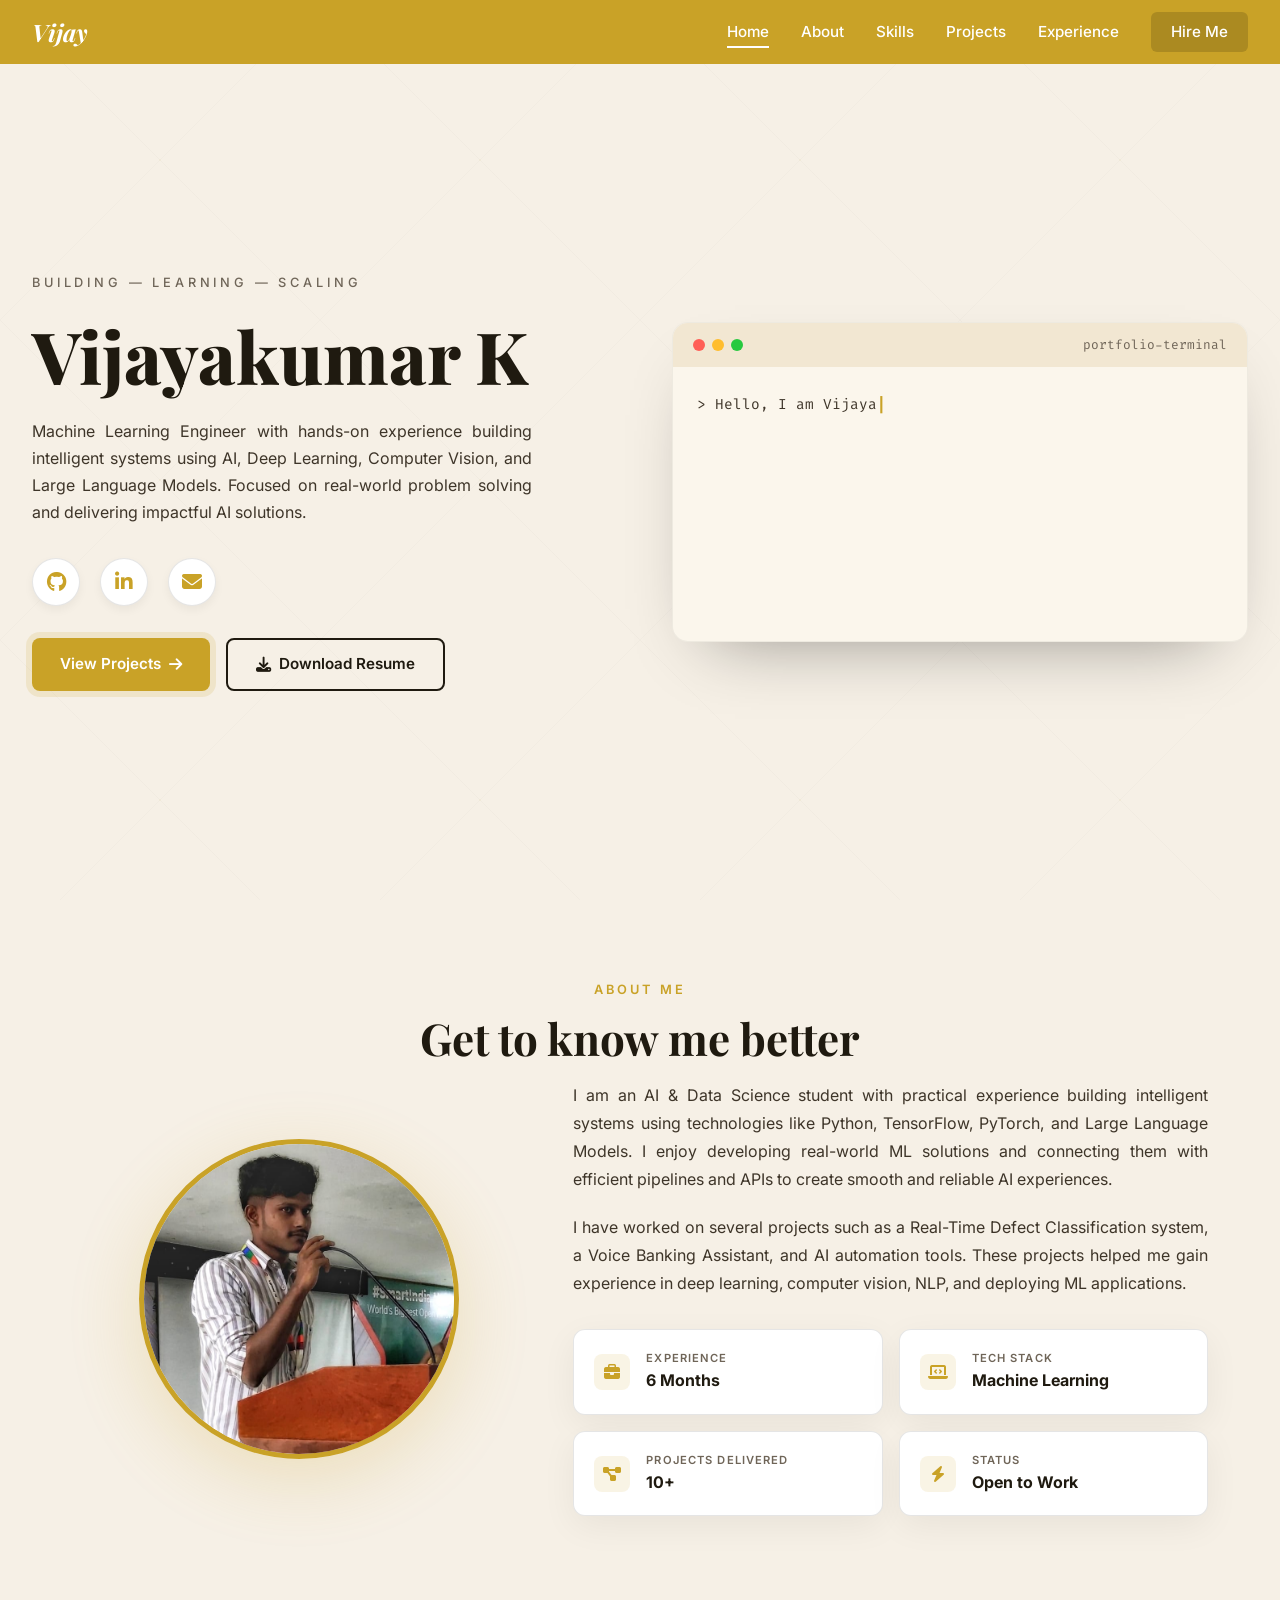
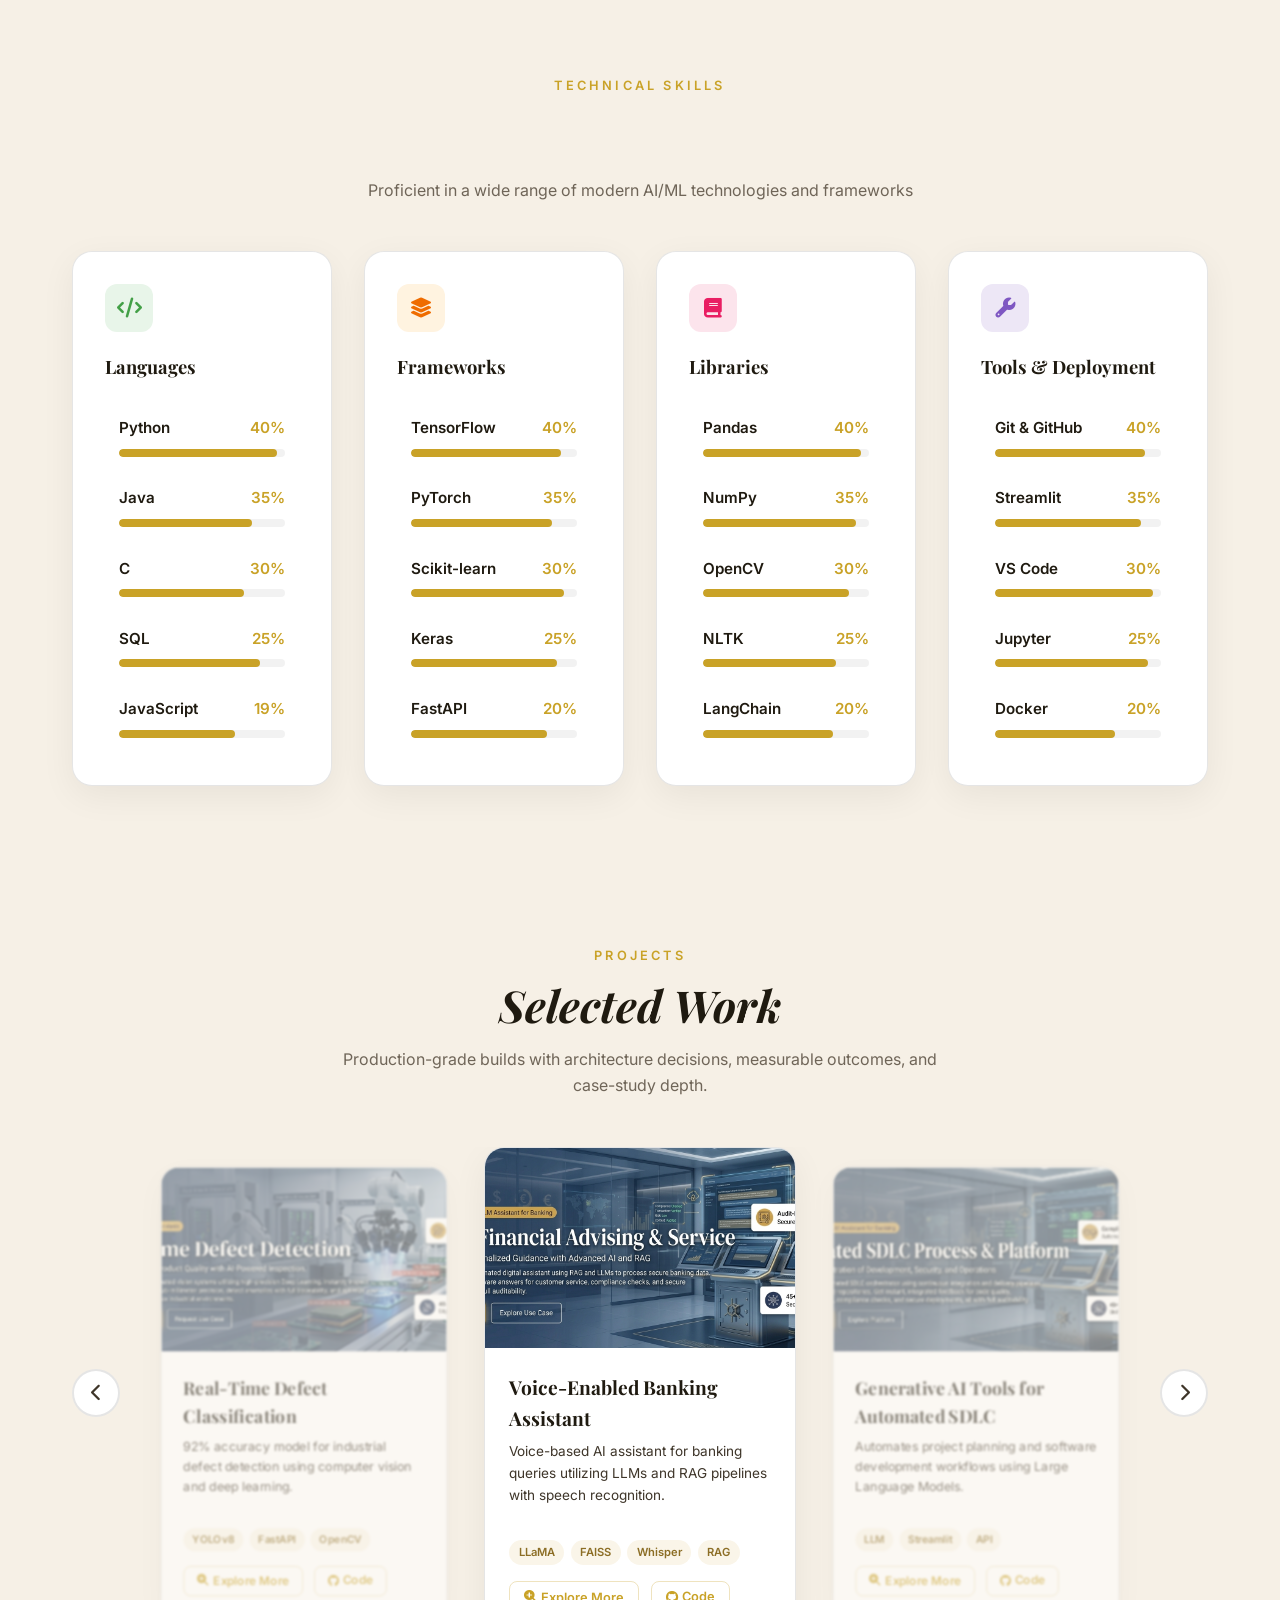
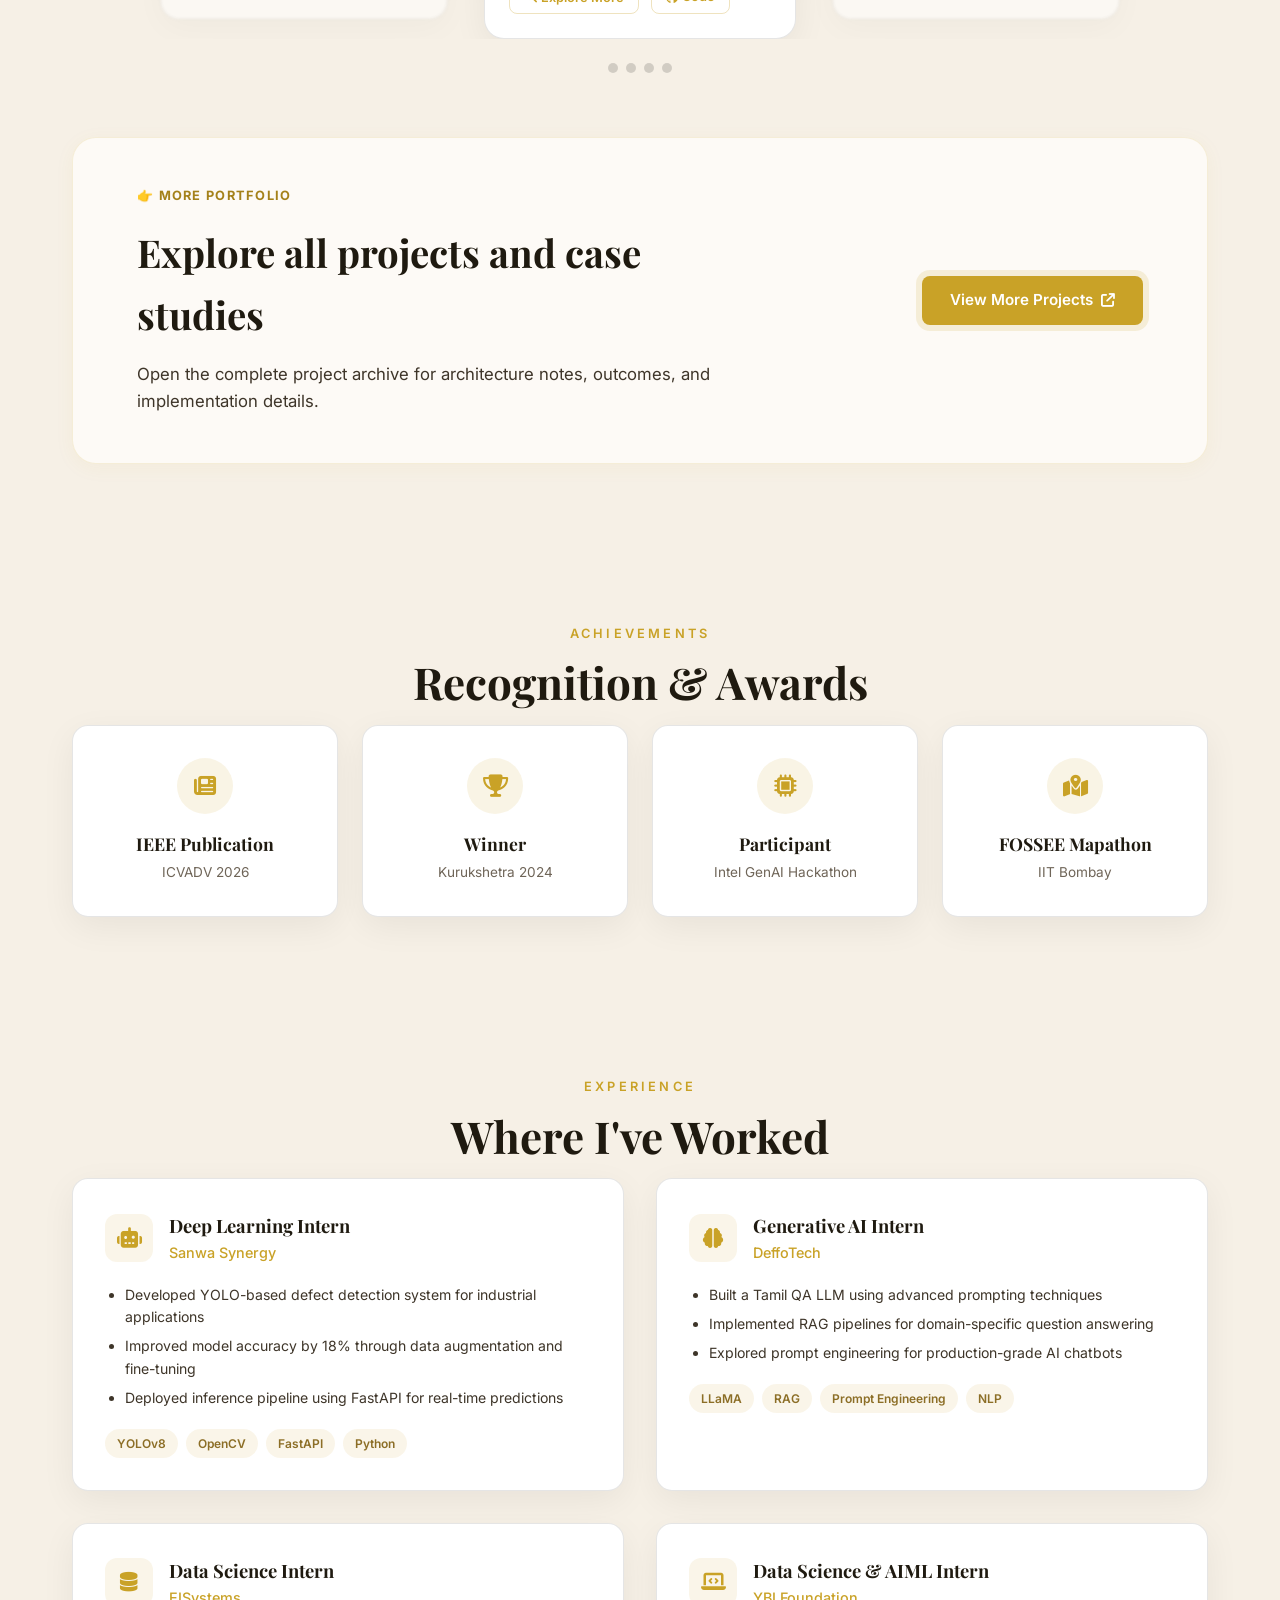
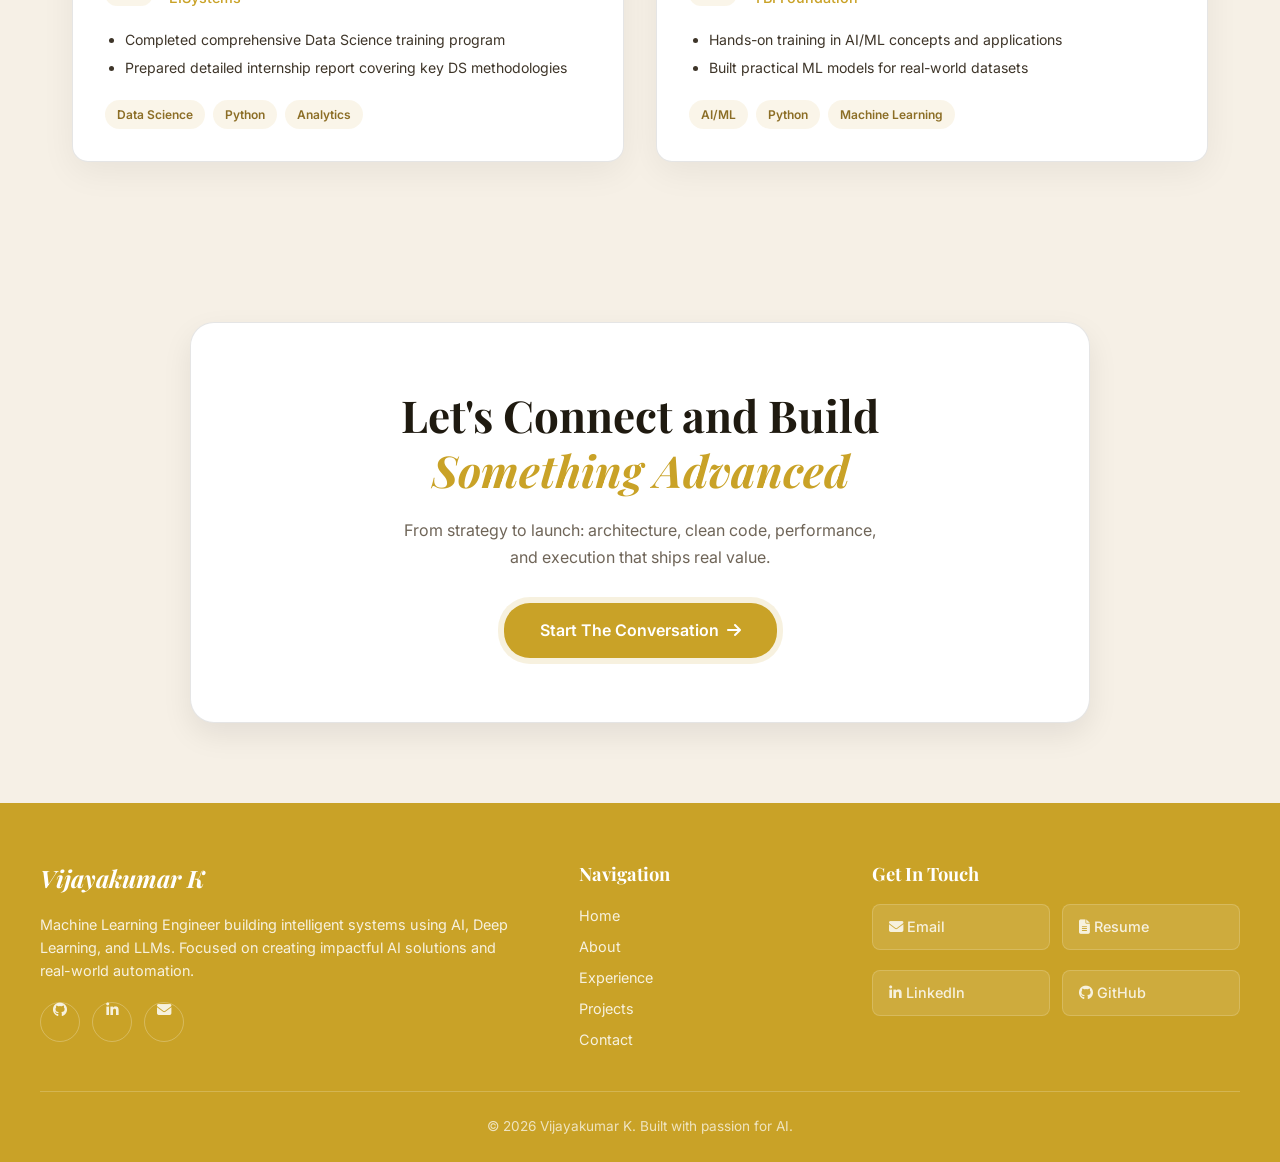
<file: index.html>
<!DOCTYPE html>
<html lang="en">

<head>
    <meta charset="UTF-8">
    <meta name="viewport" content="width=device-width, initial-scale=1.0">
    <title>Vijayakumar K</title>
    <meta name="description"
        content="Portfolio of Vijayakumar K, a Machine Learning Engineer specializing in Deep Learning, Computer Vision, and Generative AI.">
    <meta name="author" content="Vijayakumar K">
    <link rel="preconnect" href="https://fonts.googleapis.com">
    <link rel="preconnect" href="https://fonts.gstatic.com" crossorigin>
    <link
        href="https://fonts.googleapis.com/css2?family=Playfair+Display:ital,wght@0,400;0,500;0,600;0,700;0,800;1,400;1,700&family=Inter:wght@300;400;500;600;700;800&family=Fira+Code:wght@400;500&display=swap"
        rel="stylesheet">
    <link rel="stylesheet" href="https://cdnjs.cloudflare.com/ajax/libs/font-awesome/6.5.1/css/all.min.css">
    <link rel="stylesheet" href="style.css">
</head>

<body>
    <div class="bg-pattern"></div>

    <!-- ====== NAVBAR ====== -->
    <nav id="navbar">
        <div class="nav-container">
            <a href="#home" class="nav-logo">Vijay</a>
            <div class="nav-links" id="desktopNav">
                <a href="#home">Home</a>
                <a href="#about">About</a>
                <a href="#skills">Skills</a>
                <a href="#projects">Projects</a>
                <a href="#experience">Experience</a>
                <a href="#contact" class="nav-cta">Hire Me</a>
            </div>
            <button class="nav-toggle" id="navToggle" aria-label="Toggle menu">
                <span></span><span></span><span></span>
            </button>
        </div>
    </nav>
    <div class="mobile-nav" id="mobileNav">
        <a href="#home">Home</a>
        <a href="#about">About</a>
        <a href="#skills">Skills</a>
        <a href="#projects">Projects</a>
        <a href="#achievements">Achievements</a>
        <a href="#experience">Experience</a>
        <a href="#contact">Contact</a>
    </div>

    <main>
        <!-- ====== HERO ====== -->
        <section id="home" class="hero-section">
            <div class="hero-grid">
                <div class="hero-left">
                    <p class="hero-tagline">BUILDING &mdash; LEARNING &mdash; SCALING</p>
                    <h1 class="hero-name">Vijayakumar K</h1>
                    <p class="hero-desc">
                        Machine Learning Engineer with hands-on experience building
                        intelligent systems using AI, Deep Learning, Computer Vision,
                        and Large Language Models. Focused on real-world problem solving
                        and delivering impactful AI solutions.
                    </p>
                    <div class="hero-social-icons">
                        <a href="https://github.com/Vijayakumar226" target="_blank" aria-label="GitHub"><i
                                class="fab fa-github"></i></a>
                        <a href="https://linkedin.com/in/vijayakumar-k" target="_blank" aria-label="LinkedIn"><i
                                class="fab fa-linkedin-in"></i></a>
                        <a href="mailto:vijayakumar020206@gmail.com?subject=Project%20Inquiry&body=Hello%20Vijayakumar%2C%20I%20would%20like%20to%20discuss%20a%20project."
                            aria-label="Email"><i class="fas fa-envelope"></i></a>
                    </div>
                    <div class="hero-buttons">
                        <a href="projects.html" class="btn-primary">View Projects <i class="fas fa-arrow-right"></i></a>
                        <a href="assets/resume.pdf" download class="btn-outline"><i class="fas fa-download"></i>
                            Download Resume</a>
                    </div>
                </div>
                <div class="hero-right">
                    <div class="terminal-card" id="heroTerminal">
                        <div class="terminal-header">
                            <div class="terminal-dots">
                                <span class="dot-red"></span>
                                <span class="dot-yellow"></span>
                                <span class="dot-green"></span>
                            </div>
                            <span class="terminal-title">portfolio-terminal</span>
                        </div>
                        <div class="terminal-body" id="terminalBody">
                            <!-- Lines typed dynamically by JS -->
                            <div class="term-cursor-line">
                                <span class="term-typed" id="currentLine"></span><span class="caret">|</span>
                            </div>
                        </div>
                    </div>
                </div>
            </div>
        </section>

        <!-- ====== ABOUT ====== -->
        <section id="about" class="section">
            <p class="section-label">ABOUT ME</p>
            <h2 class="section-heading">Get to know me better</h2>
            <div class="about-grid">
                <div class="about-image-col reveal">
                    <div class="about-img-wrapper">
                        <img src="images/about%20me.jpeg" alt="Vijayakumar K" class="about-photo">
                    </div>
                </div>
                <div class="about-text-col">
                    <p class="about-para">
                        I am an AI & Data Science student with practical experience building
                        intelligent systems using technologies like Python, TensorFlow, PyTorch,
                        and Large Language Models. I enjoy developing real-world ML solutions
                        and connecting them with efficient pipelines and APIs to create smooth
                        and reliable AI experiences.
                    </p>
                    <p class="about-para">
                        I have worked on several projects such as a Real-Time Defect Classification
                        system, a Voice Banking Assistant, and AI automation tools. These projects
                        helped me gain experience in deep learning, computer vision, NLP,
                        and deploying ML applications.
                    </p>
                    <div class="about-stats">
                        <div class="stat-card">
                            <div class="stat-icon"><i class="fas fa-briefcase"></i></div>
                            <div>
                                <p class="stat-label">EXPERIENCE</p>
                                <p class="stat-value">6 Months</p>
                            </div>
                        </div>
                        <div class="stat-card">
                            <div class="stat-icon"><i class="fas fa-laptop-code"></i></div>
                            <div>
                                <p class="stat-label">TECH STACK</p>
                                <p class="stat-value">Machine Learning</p>
                            </div>
                        </div>
                        <div class="stat-card">
                            <div class="stat-icon"><i class="fas fa-project-diagram"></i></div>
                            <div>
                                <p class="stat-label">PROJECTS DELIVERED</p>
                                <p class="stat-value">10+</p>
                            </div>
                        </div>
                        <div class="stat-card">
                            <div class="stat-icon"><i class="fas fa-bolt"></i></div>
                            <div>
                                <p class="stat-label">STATUS</p>
                                <p class="stat-value">Open to Work</p>
                            </div>
                        </div>
                    </div>
                </div>
            </div>
        </section>

        <!-- ====== SKILLS ====== -->
        <section id="skills" class="section">
            <p class="section-label">TECHNICAL SKILLS</p>
            <h2 class="section-heading">My Tech Stack</h2>
            <p class="section-subtitle">Proficient in a wide range of modern AI/ML technologies and frameworks</p>
            <div class="skills-grid">
                <div class="skill-card">
                    <div class="skill-icon" style="background:#e8f5e9;color:#43a047;"><i class="fas fa-code"></i></div>
                    <h3 class="skill-cat-title">Languages</h3>
                    <div class="skill-bars">
                        <div class="skill-row">
                            <div class="skill-item"><span class="skill-name">Python</span><span
                                    class="skill-pct">0%</span></div>
                            <div class="skill-bar-bg">
                                <div class="skill-bar-fill" data-width="95"></div>
                            </div>
                        </div>
                        <div class="skill-row">
                            <div class="skill-item"><span class="skill-name">Java</span><span
                                    class="skill-pct">0%</span></div>
                            <div class="skill-bar-bg">
                                <div class="skill-bar-fill" data-width="80"></div>
                            </div>
                        </div>
                        <div class="skill-row">
                            <div class="skill-item"><span class="skill-name">C</span><span class="skill-pct">0%</span>
                            </div>
                            <div class="skill-bar-bg">
                                <div class="skill-bar-fill" data-width="75"></div>
                            </div>
                        </div>
                        <div class="skill-row">
                            <div class="skill-item"><span class="skill-name">SQL</span><span class="skill-pct">0%</span>
                            </div>
                            <div class="skill-bar-bg">
                                <div class="skill-bar-fill" data-width="85"></div>
                            </div>
                        </div>
                        <div class="skill-row">
                            <div class="skill-item"><span class="skill-name">JavaScript</span><span
                                    class="skill-pct">0%</span></div>
                            <div class="skill-bar-bg">
                                <div class="skill-bar-fill" data-width="70"></div>
                            </div>
                        </div>
                    </div>
                </div>
                <div class="skill-card">
                    <div class="skill-icon" style="background:#fff3e0;color:#ef6c00;"><i class="fas fa-layer-group"></i>
                    </div>
                    <h3 class="skill-cat-title">Frameworks</h3>
                    <div class="skill-bars">
                        <div class="skill-row">
                            <div class="skill-item"><span class="skill-name">TensorFlow</span><span
                                    class="skill-pct">0%</span></div>
                            <div class="skill-bar-bg">
                                <div class="skill-bar-fill" data-width="90"></div>
                            </div>
                        </div>
                        <div class="skill-row">
                            <div class="skill-item"><span class="skill-name">PyTorch</span><span
                                    class="skill-pct">0%</span></div>
                            <div class="skill-bar-bg">
                                <div class="skill-bar-fill" data-width="85"></div>
                            </div>
                        </div>
                        <div class="skill-row">
                            <div class="skill-item"><span class="skill-name">Scikit-learn</span><span
                                    class="skill-pct">0%</span></div>
                            <div class="skill-bar-bg">
                                <div class="skill-bar-fill" data-width="92"></div>
                            </div>
                        </div>
                        <div class="skill-row">
                            <div class="skill-item"><span class="skill-name">Keras</span><span
                                    class="skill-pct">0%</span></div>
                            <div class="skill-bar-bg">
                                <div class="skill-bar-fill" data-width="88"></div>
                            </div>
                        </div>
                        <div class="skill-row">
                            <div class="skill-item"><span class="skill-name">FastAPI</span><span
                                    class="skill-pct">0%</span></div>
                            <div class="skill-bar-bg">
                                <div class="skill-bar-fill" data-width="82"></div>
                            </div>
                        </div>
                    </div>
                </div>
                <div class="skill-card">
                    <div class="skill-icon" style="background:#fce4ec;color:#e91e63;"><i class="fas fa-book"></i></div>
                    <h3 class="skill-cat-title">Libraries</h3>
                    <div class="skill-bars">
                        <div class="skill-row">
                            <div class="skill-item"><span class="skill-name">Pandas</span><span
                                    class="skill-pct">0%</span></div>
                            <div class="skill-bar-bg">
                                <div class="skill-bar-fill" data-width="95"></div>
                            </div>
                        </div>
                        <div class="skill-row">
                            <div class="skill-item"><span class="skill-name">NumPy</span><span
                                    class="skill-pct">0%</span></div>
                            <div class="skill-bar-bg">
                                <div class="skill-bar-fill" data-width="92"></div>
                            </div>
                        </div>
                        <div class="skill-row">
                            <div class="skill-item"><span class="skill-name">OpenCV</span><span
                                    class="skill-pct">0%</span></div>
                            <div class="skill-bar-bg">
                                <div class="skill-bar-fill" data-width="88"></div>
                            </div>
                        </div>
                        <div class="skill-row">
                            <div class="skill-item"><span class="skill-name">NLTK</span><span
                                    class="skill-pct">0%</span></div>
                            <div class="skill-bar-bg">
                                <div class="skill-bar-fill" data-width="80"></div>
                            </div>
                        </div>
                        <div class="skill-row">
                            <div class="skill-item"><span class="skill-name">LangChain</span><span
                                    class="skill-pct">0%</span></div>
                            <div class="skill-bar-bg">
                                <div class="skill-bar-fill" data-width="78"></div>
                            </div>
                        </div>
                    </div>
                </div>
                <div class="skill-card">
                    <div class="skill-icon" style="background:#ede7f6;color:#7e57c2;"><i class="fas fa-wrench"></i>
                    </div>
                    <h3 class="skill-cat-title">Tools & Deployment</h3>
                    <div class="skill-bars">
                        <div class="skill-row">
                            <div class="skill-item"><span class="skill-name">Git & GitHub</span><span
                                    class="skill-pct">0%</span></div>
                            <div class="skill-bar-bg">
                                <div class="skill-bar-fill" data-width="90"></div>
                            </div>
                        </div>
                        <div class="skill-row">
                            <div class="skill-item"><span class="skill-name">Streamlit</span><span
                                    class="skill-pct">0%</span></div>
                            <div class="skill-bar-bg">
                                <div class="skill-bar-fill" data-width="88"></div>
                            </div>
                        </div>
                        <div class="skill-row">
                            <div class="skill-item"><span class="skill-name">VS Code</span><span
                                    class="skill-pct">0%</span></div>
                            <div class="skill-bar-bg">
                                <div class="skill-bar-fill" data-width="95"></div>
                            </div>
                        </div>
                        <div class="skill-row">
                            <div class="skill-item"><span class="skill-name">Jupyter</span><span
                                    class="skill-pct">0%</span></div>
                            <div class="skill-bar-bg">
                                <div class="skill-bar-fill" data-width="92"></div>
                            </div>
                        </div>
                        <div class="skill-row">
                            <div class="skill-item"><span class="skill-name">Docker</span><span
                                    class="skill-pct">0%</span></div>
                            <div class="skill-bar-bg">
                                <div class="skill-bar-fill" data-width="72"></div>
                            </div>
                        </div>
                    </div>
                </div>
            </div>
        </section>

        <!-- ====== PROJECTS (CAROUSEL) ====== -->
        <section id="projects" class="section">
            <p class="section-label">PROJECTS</p>
            <h2 class="section-heading"><em>Selected Work</em></h2>
            <p class="section-subtitle">Production-grade builds with architecture decisions, measurable outcomes, and
                case-study depth.</p>

            <div class="carousel-wrapper">
                <button class="carousel-btn carousel-prev" id="carouselPrev"><i
                        class="fas fa-chevron-left"></i></button>
                <div class="carousel-track-container">
                    <div class="carousel-track" id="carouselTrack">
                        <!-- Card 1 -->
                        <div class="carousel-slide">
                            <div class="project-card">
                                <div class="project-img"><img src="images/detection.png"
                                        alt="Real-Time Defect Classification" class="project-banner"></div>
                                <div class="project-content">
                                    <h3>Real-Time Defect Classification</h3>
                                    <p>92% accuracy model for industrial defect detection using computer vision and deep
                                        learning.</p>
                                    <div class="project-tags"><span>YOLOv8</span><span>FastAPI</span><span>OpenCV</span>
                                    </div>
                                    <div class="project-links">
                                        <button class="proj-link explore-btn" data-project="defect"><i
                                                class="fas fa-search-plus"></i> Explore More</button>
                                        <a href="https://github.com/Vijayakumar226/Real-Time-Defect-Classification-in-Manufacturing-Using-Machine-Learning-and-Image-Processing"
                                            target="_blank" class="proj-link"><i class="fab fa-github"></i> Code</a>
                                    </div>
                                </div>
                            </div>
                        </div>
                        <!-- Card 2 -->
                        <div class="carousel-slide">
                            <div class="project-card">
                                <div class="project-img"><img src="images/bank chatbot.png"
                                        alt="Voice-Enabled Banking Assistant" class="project-banner"></div>
                                <div class="project-content">
                                    <h3>Voice-Enabled Banking Assistant</h3>
                                    <p>Voice-based AI assistant for banking queries utilizing LLMs and RAG pipelines
                                        with speech recognition.</p>
                                    <div class="project-tags">
                                        <span>LLaMA</span><span>FAISS</span><span>Whisper</span><span>RAG</span>
                                    </div>
                                    <div class="project-links">
                                        <button class="proj-link explore-btn" data-project="banking"><i
                                                class="fas fa-search-plus"></i> Explore More</button>
                                        <a href="https://github.com/Vijayakumar226/Voice-Enabled-Intelligent-Banking-Assistant-using-RAG-and-Large-Language-Models"
                                            target="_blank" class="proj-link"><i class="fab fa-github"></i> Code</a>
                                    </div>
                                </div>
                            </div>
                        </div>
                        <!-- Card 3 -->
                        <div class="carousel-slide">
                            <div class="project-card">
                                <div class="project-img"><img src="images/sdlc.png" alt="AI SDLC Automation Tool"
                                        class="project-banner"></div>
                                <div class="project-content">
                                    <h3>Generative AI Tools for Automated SDLC</h3>
                                    <p>Automates project planning and software development workflows using Large
                                        Language Models.</p>
                                    <div class="project-tags"><span>LLM</span><span>Streamlit</span><span>API</span>
                                    </div>
                                    <div class="project-links">
                                        <button class="proj-link explore-btn" data-project="sdlc"><i
                                                class="fas fa-search-plus"></i> Explore More</button>
                                        <a href="https://github.com/Vijayakumar226/Generative-AI-Tools-for-Automated-SDLC.git"
                                            target="_blank" class="proj-link"><i class="fab fa-github"></i> Code</a>
                                    </div>
                                </div>
                            </div>
                        </div>
                        <!-- Card 4 -->
                        <div class="carousel-slide">
                            <div class="project-card">
                                <div class="project-img"><img src="images/n8n.png" alt="HR Resume Screening Automation"
                                        class="project-banner"></div>
                                <div class="project-content">
                                    <h3>HR Resume Screening Automation</h3>
                                    <p>AI workflow reducing manual HR effort by 60% with automated pipeline
                                        integrations.</p>
                                    <div class="project-tags"><span>n8n</span><span>Gmail API</span><span>Google
                                            Sheets</span></div>
                                    <div class="project-links">
                                        <button class="proj-link explore-btn" data-project="hr"><i
                                                class="fas fa-search-plus"></i> Explore More</button>
                                        <a href="https://github.com/Vijayakumar226/AI-Powered-HR-Resume-Screening-Automation-using-n8n"
                                            target="_blank" class="proj-link"><i class="fab fa-github"></i> Code</a>
                                    </div>
                                </div>
                            </div>
                        </div>
                        <!-- Card 5 - NEW -->
                        <div class="carousel-slide">
                            <div class="project-card">
                                <div class="project-img"><img src="images/Q-A-Agent.png"
                                        alt="Q&A AI Agent for Renewable Energy" class="project-banner"></div>
                                <div class="project-content">
                                    <h3>Q&A AI Agent for Renewable Energy</h3>
                                    <p>AI-based question-answering system focused on renewable energy domain using LLM
                                        techniques.</p>
                                    <div class="project-tags"><span>LLM</span><span>AI Agent</span><span>NLP</span>
                                    </div>
                                    <div class="project-links">
                                        <button class="proj-link explore-btn" data-project="qa"><i
                                                class="fas fa-search-plus"></i> Explore More</button>
                                        <a href="https://github.com/Vijayakumar226/Q-A-AI-Agent-for-renewable-energy.git"
                                            target="_blank" class="proj-link"><i class="fab fa-github"></i> Code</a>
                                    </div>
                                </div>
                            </div>
                        </div>
                        <!-- Card 6 - NEW -->
                        <div class="carousel-slide">
                            <div class="project-card">
                                <div class="project-img"><img src="images/netflix.png"
                                        alt="Netflix Data Analysis Dashboard" class="project-banner"></div>
                                <div class="project-content">
                                    <h3>Netflix Data Analysis Dashboard</h3>
                                    <p>Interactive Power BI dashboard analyzing Netflix dataset with insights on content
                                        trends, genres, and user patterns.</p>
                                    <div class="project-tags"><span>Power BI</span><span>Data
                                            Analysis</span><span>Dashboard</span></div>
                                    <div class="project-links">
                                        <button class="proj-link explore-btn" data-project="netflix"><i
                                                class="fas fa-search-plus"></i> Explore More</button>
                                        <a href="#" class="proj-link"><i class="fab fa-github"></i> Code</a>
                                    </div>
                                </div>
                            </div>
                        </div>
                    </div>
                </div>
                <button class="carousel-btn carousel-next" id="carouselNext"><i
                        class="fas fa-chevron-right"></i></button>
            </div>
            <div class="carousel-dots" id="carouselDots"></div>

            <!-- ====== EXPLORE MORE BANNER ====== -->
            <div class="explore-banner reveal" style="margin-top: 4rem;">
                <div class="explore-content">
                    <span class="explore-label">👉 MORE PORTFOLIO</span>
                    <h2 class="explore-heading">Explore all projects and case studies</h2>
                    <p class="explore-desc">Open the complete project archive for architecture notes, outcomes, and
                        implementation details.</p>
                </div>
                <div class="explore-actions">
                    <a href="projects.html" class="btn-primary" style="margin: 0;">View More Projects <i
                            class="fas fa-arrow-up-right-from-square" style="font-size: 0.9em;"></i></a>
                </div>
            </div>
        </section>

        <!-- ====== ACHIEVEMENTS ====== -->
        <section id="achievements" class="section">
            <p class="section-label">ACHIEVEMENTS</p>
            <h2 class="section-heading">Recognition & Awards</h2>
            <div class="achievements-grid">
                <div class="achievement-card">
                    <div class="ach-icon"><i class="fas fa-newspaper"></i></div>
                    <h4>IEEE Publication</h4>
                    <p>ICVADV 2026</p>
                </div>
                <div class="achievement-card">
                    <div class="ach-icon"><i class="fas fa-trophy"></i></div>
                    <h4>Winner</h4>
                    <p>Kurukshetra 2024</p>
                </div>
                <div class="achievement-card">
                    <div class="ach-icon"><i class="fas fa-microchip"></i></div>
                    <h4>Participant</h4>
                    <p>Intel GenAI Hackathon</p>
                </div>
                <div class="achievement-card">
                    <div class="ach-icon"><i class="fas fa-map-marked-alt"></i></div>
                    <h4>FOSSEE Mapathon</h4>
                    <p>IIT Bombay</p>
                </div>
            </div>
        </section>

        <!-- ====== EXPERIENCE ====== -->
        <section id="experience" class="section">
            <p class="section-label">EXPERIENCE</p>
            <h2 class="section-heading">Where I've Worked</h2>
            <div class="experience-timeline">
                <div class="exp-card">
                    <div class="exp-header">
                        <div class="exp-icon"><i class="fas fa-robot"></i></div>
                        <div>
                            <h3>Deep Learning Intern</h3>
                            <p class="exp-company">Sanwa Synergy</p>
                        </div>
                    </div>
                    <ul class="exp-list">
                        <li>Developed YOLO-based defect detection system for industrial applications</li>
                        <li>Improved model accuracy by 18% through data augmentation and fine-tuning</li>
                        <li>Deployed inference pipeline using FastAPI for real-time predictions</li>
                    </ul>
                    <div class="exp-tags"><span>YOLOv8</span><span>OpenCV</span><span>FastAPI</span><span>Python</span>
                    </div>
                </div>
                <div class="exp-card">
                    <div class="exp-header">
                        <div class="exp-icon"><i class="fas fa-brain"></i></div>
                        <div>
                            <h3>Generative AI Intern</h3>
                            <p class="exp-company">DeffoTech</p>
                        </div>
                    </div>
                    <ul class="exp-list">
                        <li>Built a Tamil QA LLM using advanced prompting techniques</li>
                        <li>Implemented RAG pipelines for domain-specific question answering</li>
                        <li>Explored prompt engineering for production-grade AI chatbots</li>
                    </ul>
                    <div class="exp-tags"><span>LLaMA</span><span>RAG</span><span>Prompt
                            Engineering</span><span>NLP</span></div>
                </div>
                <div class="exp-card">
                    <div class="exp-header">
                        <div class="exp-icon"><i class="fas fa-database"></i></div>
                        <div>
                            <h3>Data Science Intern</h3>
                            <p class="exp-company">EISystems</p>
                        </div>
                    </div>
                    <ul class="exp-list">
                        <li>Completed comprehensive Data Science training program</li>
                        <li>Prepared detailed internship report covering key DS methodologies</li>
                    </ul>
                    <div class="exp-tags"><span>Data Science</span><span>Python</span><span>Analytics</span></div>
                </div>
                <div class="exp-card">
                    <div class="exp-header">
                        <div class="exp-icon"><i class="fas fa-laptop-code"></i></div>
                        <div>
                            <h3>Data Science & AIML Intern</h3>
                            <p class="exp-company">YBI Foundation</p>
                        </div>
                    </div>
                    <ul class="exp-list">
                        <li>Hands-on training in AI/ML concepts and applications</li>
                        <li>Built practical ML models for real-world datasets</li>
                    </ul>
                    <div class="exp-tags"><span>AI/ML</span><span>Python</span><span>Machine Learning</span></div>
                </div>
            </div>
        </section>

        <!-- ====== CTA SECTION (from reference) ====== -->
        <section id="contact" class="section cta-section">
            <div class="cta-card">
                <h2 class="cta-heading">Let's Connect and Build<br><span class="cta-accent">Something Advanced</span>
                </h2>
                <p class="cta-subtitle">From strategy to launch: architecture, clean code, performance,<br>and execution
                    that ships real value.</p>
                <a href="contact.html" class="btn-primary cta-btn">Start The Conversation <i
                        class="fas fa-arrow-right"></i></a>
            </div>
        </section>
    </main>

    <!-- ====== FOOTER (matching reference) ====== -->
    <footer>
        <div class="footer-grid">
            <div class="footer-col">
                <h3 class="footer-name">Vijayakumar K</h3>
                <p class="footer-desc">Machine Learning Engineer building intelligent systems using AI, Deep Learning,
                    and LLMs. Focused on creating impactful AI solutions and real-world automation.</p>
                <div class="footer-social-icons">
                    <a href="https://github.com/Vijayakumar226" target="_blank" aria-label="GitHub"><i
                            class="fab fa-github"></i></a>
                    <a href="https://linkedin.com/in/vijayakumar-k" target="_blank" aria-label="LinkedIn"><i
                            class="fab fa-linkedin-in"></i></a>
                    <a href="mailto:vijayakumar020206@gmail.com?subject=Project%20Inquiry&body=Hello%20Vijayakumar%2C%20I%20would%20like%20to%20discuss%20a%20project."
                        aria-label="Email"><i class="fas fa-envelope"></i></a>
                </div>
            </div>
            <div class="footer-col">
                <h4>Navigation</h4>
                <a href="#home">Home</a>
                <a href="#about">About</a>
                <a href="#experience">Experience</a>
                <a href="#projects">Projects</a>
                <a href="#contact">Contact</a>
            </div>
            <div class="footer-col">
                <h4>Get In Touch</h4>
                <div class="footer-buttons">
                    <a href="mailto:vijayakumar020206@gmail.com?subject=Project%20Inquiry&body=Hello%20Vijayakumar%2C%20I%20would%20like%20to%20discuss%20a%20project."
                        class="footer-btn"><i class="fas fa-envelope"></i> Email</a>
                    <a href="assets/resume.pdf" target="_blank" class="footer-btn"><i class="fas fa-file-alt"></i>
                        Resume</a>
                    <a href="https://linkedin.com/in/vijayakumar-k" target="_blank" class="footer-btn"><i
                            class="fab fa-linkedin-in"></i> LinkedIn</a>
                    <a href="https://github.com/Vijayakumar226" target="_blank" class="footer-btn"><i
                            class="fab fa-github"></i> GitHub</a>
                </div>
            </div>
        </div>
        <div class="footer-bottom">
            <p>&copy; 2026 Vijayakumar K. Built with passion for AI.</p>
        </div>
    </footer>

    <!-- Project Detail Modal -->
    <div class="modal-overlay" id="projectModal">
        <div class="modal-card">
            <button class="modal-close" id="modalClose"><i class="fas fa-times"></i></button>
            <h3 class="modal-title" id="modalTitle"></h3>
            <div class="modal-body" id="modalBody"></div>
            <div class="modal-footer">
                <a href="#" class="btn-primary" id="modalGithub" target="_blank"><i class="fab fa-github"></i> View on
                    GitHub</a>
            </div>
        </div>
    </div>

    <script src="main.js"></script>
</body>

</html>
</file>
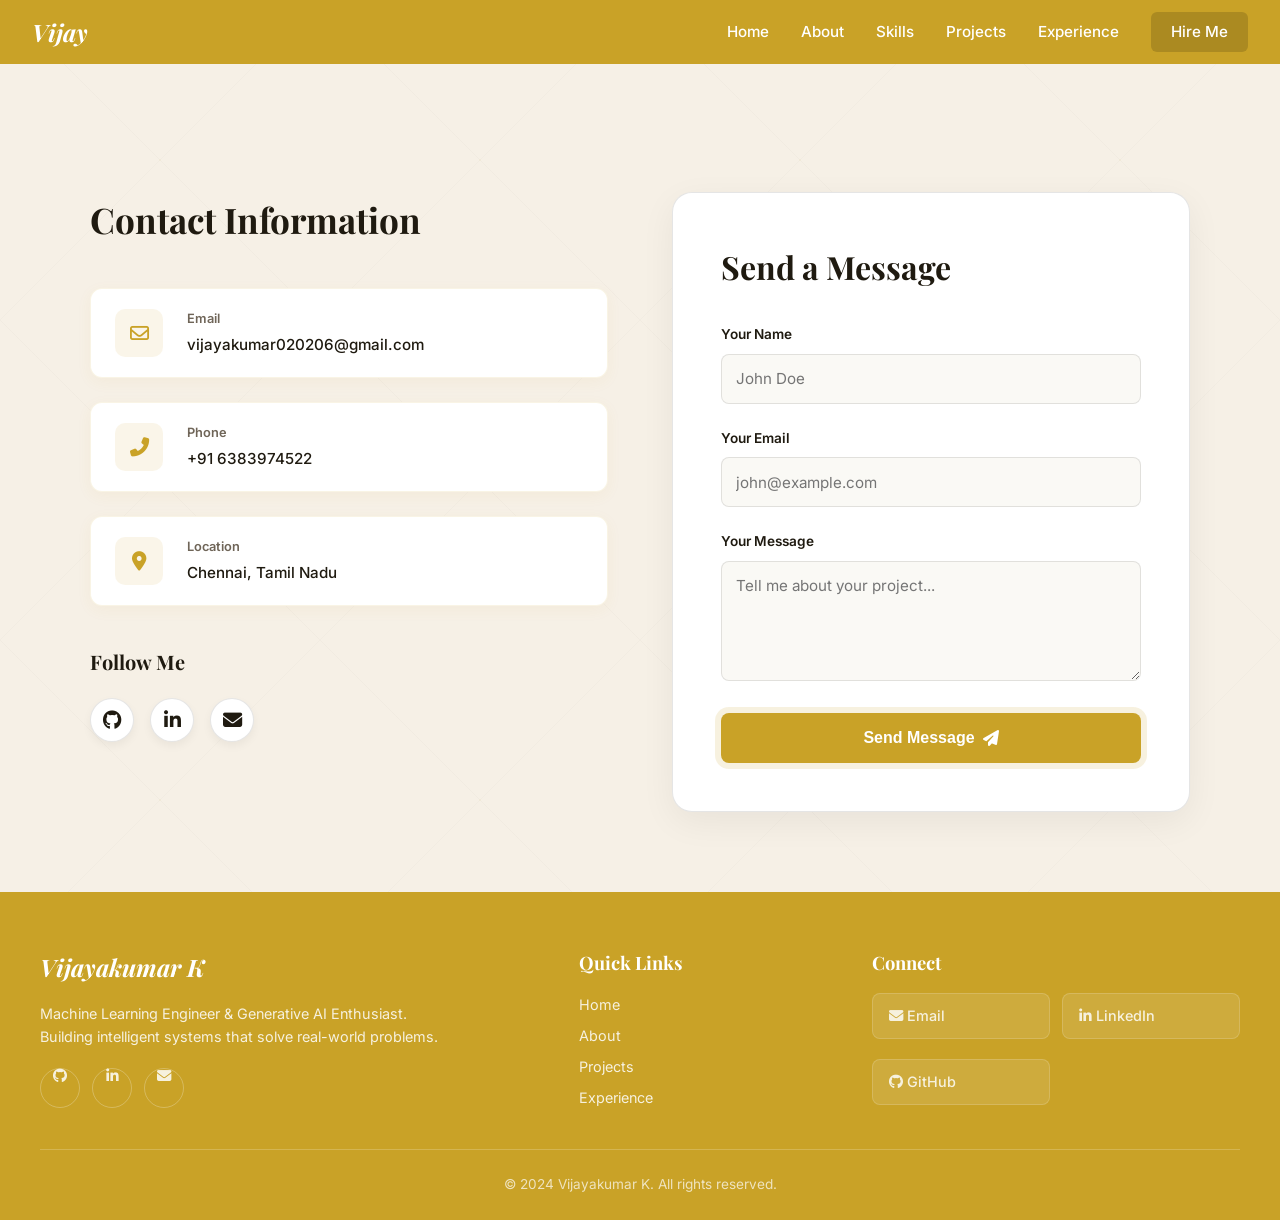
<file: contact.html>
<!DOCTYPE html>
<html lang="en">

<head>
    <meta charset="UTF-8">
    <meta name="viewport" content="width=device-width, initial-scale=1.0">
    <title>Vijayakumar K</title>
    <!-- Google Fonts -->
    <link
        href="https://fonts.googleapis.com/css2?family=Playfair+Display:ital,wght@0,400;0,700;1,700&family=Inter:wght@400;500;600;700&family=Fira+Code:wght@400;500&display=swap"
        rel="stylesheet">
    <!-- FontAwesome for Icons -->
    <link rel="stylesheet" href="https://cdnjs.cloudflare.com/ajax/libs/font-awesome/6.4.0/css/all.min.css">
    <!-- Custom CSS -->
    <link rel="stylesheet" href="style.css">
    <style>
        .contact-section {
            padding: 8rem 2rem 5rem;
            min-height: calc(100vh - 64px - 300px);
            display: flex;
            align-items: center;
            justify-content: center;
        }

        .contact-grid {
            display: grid;
            grid-template-columns: 1fr 1fr;
            gap: 4rem;
            max-width: 1100px;
            width: 100%;
            margin: 0 auto;
        }

        .contact-info {
            display: flex;
            flex-direction: column;
            gap: 1.5rem;
        }

        .info-heading {
            font-family: var(--font-heading);
            font-size: 2.2rem;
            color: var(--text-dark);
            margin-bottom: 1rem;
        }

        .info-card {
            background: #fff;
            border-radius: 12px;
            padding: 1.25rem 1.5rem;
            display: flex;
            align-items: center;
            gap: 1.5rem;
            box-shadow: 0 4px 15px rgba(201, 161, 43, 0.06);
            border: 1px solid rgba(201, 161, 43, 0.12);
            transition: transform 0.3s ease, box-shadow 0.3s ease;
        }

        .info-card:hover {
            transform: translateY(-3px);
            box-shadow: 0 8px 25px rgba(201, 161, 43, 0.15);
        }

        .info-icon {
            width: 48px;
            height: 48px;
            border-radius: 10px;
            background: rgba(201, 161, 43, 0.1);
            color: var(--primary);
            display: flex;
            align-items: center;
            justify-content: center;
            font-size: 1.2rem;
            flex-shrink: 0;
        }

        .info-icon i {
            margin: 0;
            line-height: 1;
        }

        .info-content span {
            font-size: 0.8rem;
            color: var(--text-muted);
            font-weight: 600;
            display: block;
            margin-bottom: 0.2rem;
        }

        .info-content p {
            font-size: 0.95rem;
            color: var(--text-dark);
            font-weight: 500;
        }

        .contact-socials {
            margin-top: 1rem;
        }

        .contact-socials h3 {
            font-family: var(--font-heading);
            font-size: 1.25rem;
            margin-bottom: 1.25rem;
            color: var(--text-dark);
        }

        .social-icons-wrapper { display: flex; gap: 1rem; }
        .social-icons-wrapper a {
            width: 44px; height: 44px; border-radius: 50%;
            background: #fff; color: var(--text-dark);
            display: flex; align-items: center; justify-content: center; font-size: 1.2rem;
            box-shadow: 0 4px 10px rgba(0,0,0,0.05); border: 1px solid var(--border);
            transition: all 0.3s ease; text-decoration: none;
        }
        .social-icons-wrapper a i { margin: 0; padding: 0; line-height: 1; display: flex; align-items: center; justify-content: center; }
        .social-icons-wrapper a:hover {
            background: var(--primary); color: white; transform: translateY(-4px) scale(1.1);
            box-shadow: 0 8px 25px rgba(201,161,43,0.4); border-color: var(--primary);
        }

        .contact-card {
            background: var(--card);
            border-radius: 20px;
            padding: 3rem;
            width: 100%;
            border: 1px solid var(--border);
            box-shadow: var(--shadow-card);
            position: relative;
            z-index: 10;
        }

        .contact-title {
            font-family: var(--font-heading);
            font-size: 2rem;
            font-weight: 700;
            color: var(--text-dark);
            margin-bottom: 2rem;
        }

        .form-group {
            margin-bottom: 1.5rem;
        }

        .form-label {
            display: block;
            font-size: 0.85rem;
            font-weight: 600;
            color: var(--text-dark);
            margin-bottom: 0.5rem;
        }

        .form-input,
        .form-textarea {
            width: 100%;
            padding: 0.9rem;
            border: 1px solid var(--border);
            border-radius: 8px;
            font-family: var(--font-body);
            font-size: 0.95rem;
            color: var(--text-dark);
            background: #faf9f5;
            transition: all var(--transition);
        }

        .form-input:focus,
        .form-textarea:focus {
            outline: none;
            border-color: var(--primary);
            background: #fff;
            box-shadow: 0 0 0 4px rgba(201, 161, 43, 0.1);
        }

        .form-textarea {
            resize: vertical;
            min-height: 120px;
        }

        .btn-submit {
            display: flex;
            width: 100%;
            justify-content: center;
            padding: 1rem;
            font-size: 1rem;
            margin-top: 1rem;
            gap: 0.5rem;
        }

        .form-success {
            display: none;
            text-align: center;
            padding: 2rem;
            background: rgba(39, 201, 63, 0.1);
            color: #2e7d32;
            border-radius: 12px;
            border: 1px solid rgba(39, 201, 63, 0.3);
            font-weight: 500;
            line-height: 1.6;
        }

        .form-success i {
            font-size: 3rem;
            color: #27c93f;
            margin-bottom: 1rem;
            display: block;
        }

        @media(max-width: 900px) {
            .contact-grid {
                grid-template-columns: 1fr;
                gap: 3rem;
            }
        }

        @media(max-width: 480px) {
            .contact-card {
                padding: 2rem 1.5rem;
            }
        }
    </style>
</head>

<body>
    <div class="bg-pattern"></div>

    <!-- ====== NAVBAR ====== -->
    <nav id="navbar">
        <div class="nav-container">
            <div class="nav-logo">Vijay</div>
            <div class="nav-links">
                <a href="index.html#home">Home</a>
                <a href="index.html#about">About</a>
                <a href="index.html#skills">Skills</a>
                <a href="index.html#projects">Projects</a>
                <a href="index.html#experience">Experience</a>
                <a href="contact.html" class="nav-cta">Hire Me</a>
            </div>
            <button class="nav-toggle" id="navToggle" aria-label="Toggle Navigation">
                <span></span><span></span><span></span>
            </button>
        </div>
        <!-- Mobile Menu -->
        <div class="mobile-nav" id="mobileNav">
            <a href="index.html#home">Home</a>
            <a href="index.html#about">About</a>
            <a href="index.html#skills">Skills</a>
            <a href="index.html#projects">Projects</a>
            <a href="index.html#experience">Experience</a>
            <a href="contact.html">Hire Me</a>
        </div>
    </nav>

    <main>
        <section class="contact-section">
            <div class="contact-grid reveal">
                <!-- Left Side: Info -->
                <div class="contact-info">
                    <h2 class="info-heading">Contact Information</h2>

                    <div class="info-card">
                        <div class="info-icon"><i class="far fa-envelope"></i></div>
                        <div class="info-content">
                            <span>Email</span>
                            <p>vijayakumar020206@gmail.com</p>
                        </div>
                    </div>

                    <div class="info-card">
                        <div class="info-icon"><i class="fas fa-phone-alt"></i></div>
                        <div class="info-content">
                            <span>Phone</span>
                            <p>+91 6383974522</p>
                        </div>
                    </div>

                    <div class="info-card">
                        <div class="info-icon"><i class="fas fa-map-marker-alt"></i></div>
                        <div class="info-content">
                            <span>Location</span>
                            <p>Chennai, Tamil Nadu</p>
                        </div>
                    </div>

                    <div class="contact-socials">
                        <h3>Follow Me</h3>
                        <div class="social-icons-wrapper">
                            <a href="https://github.com/Vijayakumar226" target="_blank" aria-label="GitHub"><i
                                    class="fab fa-github"></i></a>
                            <a href="https://linkedin.com/in/vijayakumar-k" target="_blank" aria-label="LinkedIn"><i
                                    class="fab fa-linkedin-in"></i></a>
                            <a href="mailto:vijayakumar020206@gmail.com?subject=Project%20Inquiry&body=Hello%20Vijayakumar%2C%20I%20would%20like%20to%20discuss%20a%20project." aria-label="Email"><i
                                    class="fas fa-envelope"></i></a>
                        </div>
                    </div>
                </div>

                <!-- Right Side: Form -->
                <div class="contact-card">
                    <div id="formSuccess" class="form-success">
                        <i class="fas fa-check-circle"></i>
                        Thank you! Your message has been sent.<br>
                        I will get back to you shortly.
                    </div>

                    <form id="contactForm">
                        <h2 class="contact-title">Send a Message</h2>

                        <div class="form-group">
                            <label for="name" class="form-label">Your Name</label>
                            <input type="text" id="name" name="name" class="form-input" placeholder="John Doe" required>
                        </div>

                        <div class="form-group">
                            <label for="email" class="form-label">Your Email</label>
                            <input type="email" id="email" name="email" class="form-input"
                                placeholder="john@example.com" required>
                        </div>

                        <div class="form-group">
                            <label for="message" class="form-label">Your Message</label>
                            <textarea id="message" name="message" class="form-textarea"
                                placeholder="Tell me about your project..." required></textarea>
                        </div>

                        <button type="submit" id="submitBtn" class="btn-primary btn-submit">Send Message <i
                                class="fas fa-paper-plane"></i></button>

                        <!-- FormSubmit configurations -->
                        <input type="hidden" name="_subject" value="New Portfolio Contact: Send a Message">
                        <input type="hidden" name="_template" value="table">
                    </form>
                </div>
            </div>
        </section>
    </main>

    <!-- ====== FOOTER ====== -->
    <footer>
        <div class="footer-grid">
            <div class="footer-col">
                <h3 class="footer-name">Vijayakumar K</h3>
                <p class="footer-desc">
                    Machine Learning Engineer & Generative AI Enthusiast.<br>
                    Building intelligent systems that solve real-world problems.
                </p>
                <div class="footer-social-icons">
                    <a href="https://github.com/Vijayakumar226" target="_blank" aria-label="GitHub"><i
                            class="fab fa-github"></i></a>
                    <a href="https://linkedin.com/in/vijayakumar-k" target="_blank" aria-label="LinkedIn"><i
                            class="fab fa-linkedin-in"></i></a>
                    <a href="mailto:vijayakumar020206@gmail.com?subject=Project%20Inquiry&body=Hello%20Vijayakumar%2C%20I%20would%20like%20to%20discuss%20a%20project." aria-label="Email"><i class="fas fa-envelope"></i></a>
                </div>
            </div>
            <div class="footer-col">
                <h4>Quick Links</h4>
                <a href="index.html#home">Home</a>
                <a href="index.html#about">About</a>
                <a href="index.html#projects">Projects</a>
                <a href="index.html#experience">Experience</a>
            </div>
            <div class="footer-col">
                <h4>Connect</h4>
                <div class="footer-buttons">
                    <a href="mailto:vijayakumar020206@gmail.com?subject=Project%20Inquiry&body=Hello%20Vijayakumar%2C%20I%20would%20like%20to%20discuss%20a%20project." class="footer-btn"><i class="fas fa-envelope"></i> Email</a>
                    <a href="https://linkedin.com/in/vijayakumar-k" target="_blank" class="footer-btn"><i class="fab fa-linkedin-in"></i> LinkedIn</a>
                    <a href="https://github.com/Vijayakumar226" target="_blank" class="footer-btn"><i class="fab fa-github"></i> GitHub</a>
                </div>
            </div>
        </div>
        <div class="footer-bottom">
            <p>&copy; 2024 Vijayakumar K. All rights reserved.</p>
        </div>
    </footer>

    <script>
        // Mobile Nav Toggle
        const navToggle = document.getElementById('navToggle');
        const mobileNav = document.getElementById('mobileNav');
        if (navToggle && mobileNav) {
            navToggle.addEventListener('click', () => mobileNav.classList.toggle('active'));
        }

        // Form Submit Handler
        document.getElementById('contactForm').addEventListener('submit', function (e) {
            e.preventDefault();
            const btn = document.getElementById('submitBtn');
            btn.innerHTML = '<i class="fas fa-spinner fa-spin"></i> Sending...';
            btn.disabled = true;

            const name = document.getElementById('name').value;
            const email = document.getElementById('email').value;
            const message = document.getElementById('message').value;

            fetch('https://formsubmit.co/ajax/vijayakumar020206@gmail.com', {
                method: 'POST',
                headers: {
                    'Content-Type': 'application/json',
                    'Accept': 'application/json'
                },
                body: JSON.stringify({
                    name: name,
                    email: email,
                    message: message,
                    _subject: "New Portfolio Contact: Start The Conversation!"
                })
            })
                .then(response => response.json())
                .then(data => {
                    document.getElementById('contactForm').style.display = 'none';
                    document.getElementById('formSuccess').style.display = 'block';
                })
                .catch(error => {
                    btn.innerHTML = 'Send Message <i class="fas fa-paper-plane"></i>';
                    btn.disabled = false;
                    alert("If this is your first time testing the form, FormSubmit requires you to activate your email address. Please check vijayakumar020206@gmail.com for an activation link, click 'Activate', and try again. Other errors: " + error.message);
                });
        });

        // Scroll Reveal Animation specific to contact page
        document.addEventListener("DOMContentLoaded", () => {
            const observer = new IntersectionObserver((entries) => {
                entries.forEach(entry => {
                    if (entry.isIntersecting) {
                        setTimeout(() => entry.target.classList.add('active'), 100);
                        observer.unobserve(entry.target);
                    }
                });
            }, { threshold: 0.1 });
            document.querySelectorAll('.reveal').forEach(el => observer.observe(el));
        });
    </script>
</body>

</html>
</file>
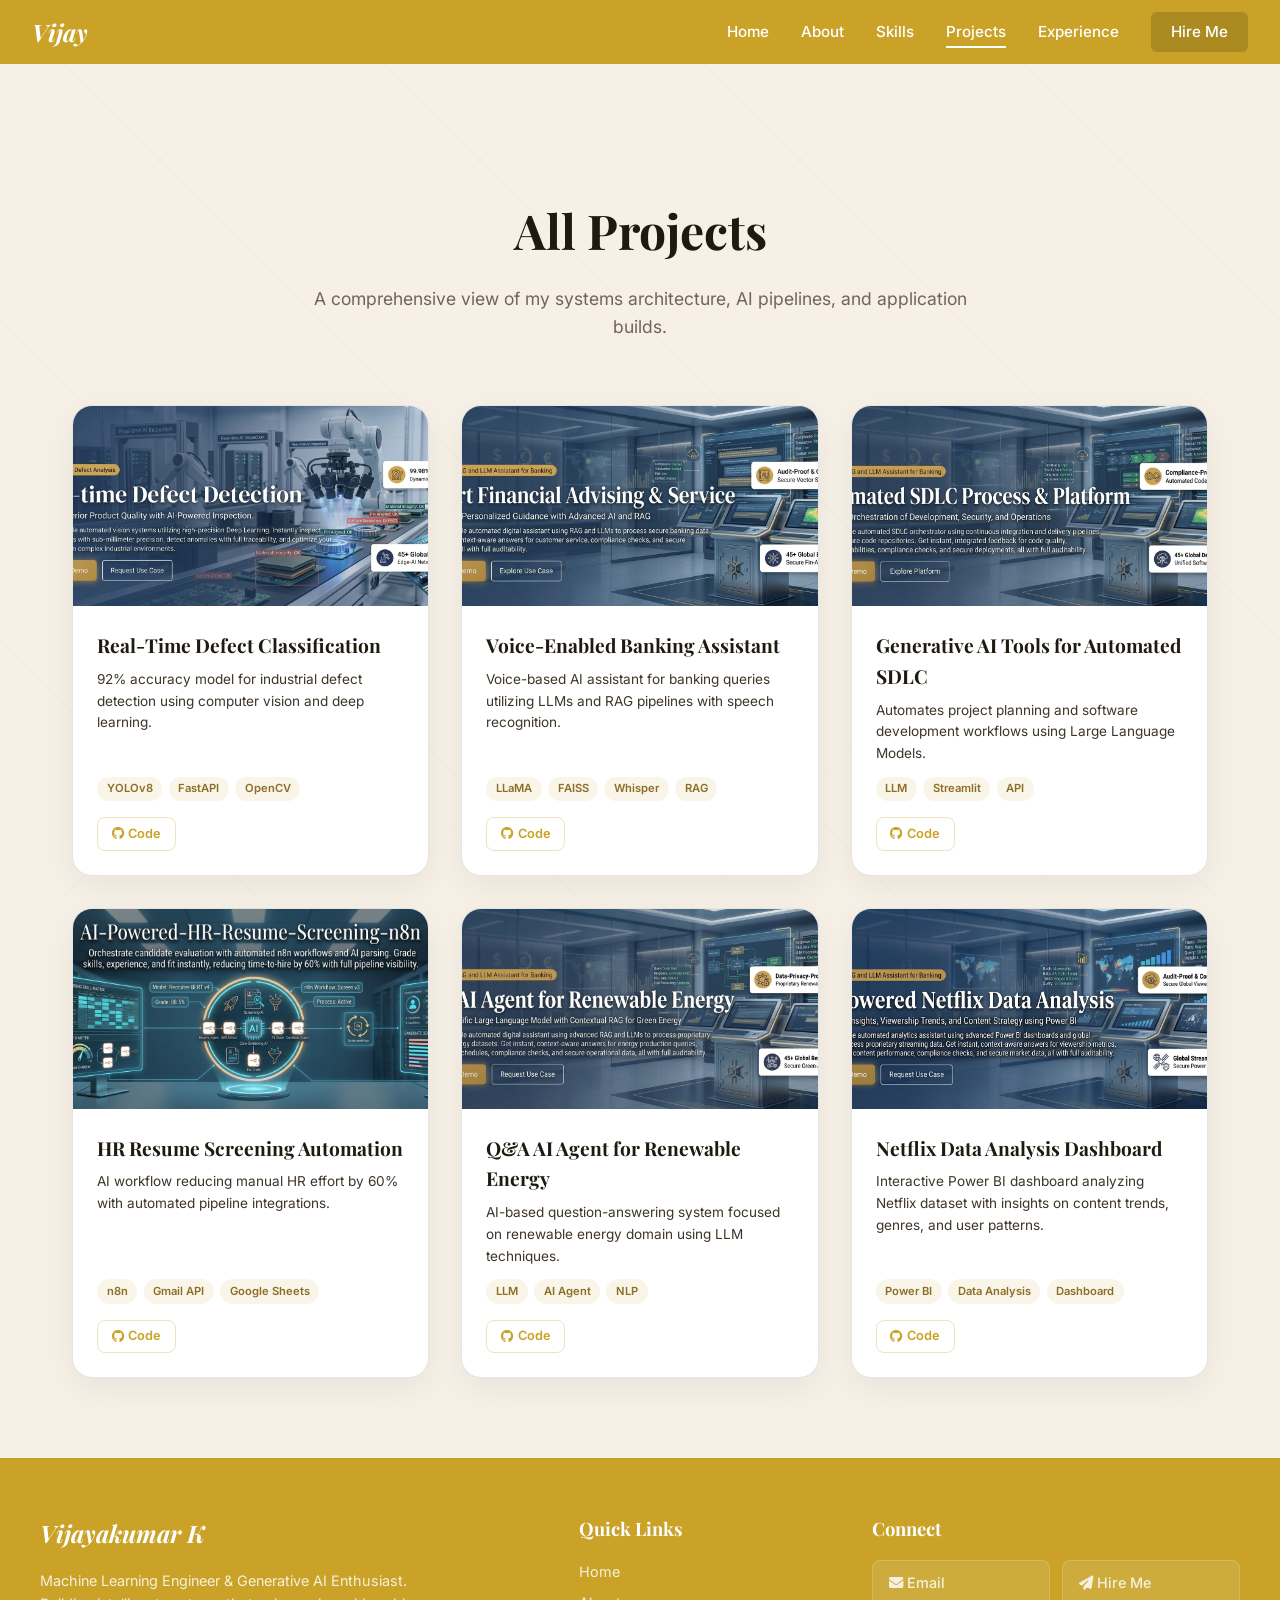
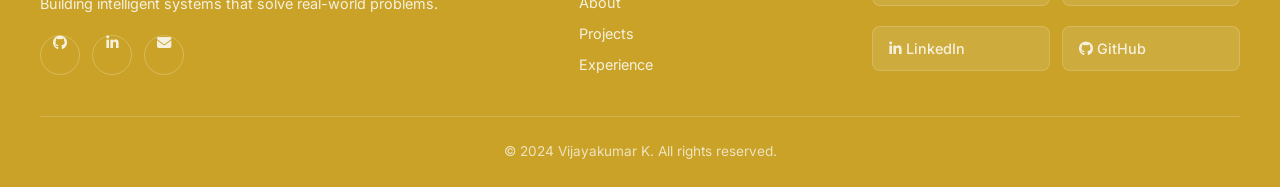
<file: projects.html>
<!DOCTYPE html>
<html lang="en">
<head>
    <meta charset="UTF-8">
    <meta name="viewport" content="width=device-width, initial-scale=1.0">
    <title>Vijayakumar K</title>
    <!-- Google Fonts -->
    <link href="https://fonts.googleapis.com/css2?family=Playfair+Display:ital,wght@0,400;0,700;1,700&family=Inter:wght@400;500;600;700&family=Fira+Code:wght@400;500&display=swap" rel="stylesheet">
    <!-- FontAwesome for Icons -->
    <link rel="stylesheet" href="https://cdnjs.cloudflare.com/ajax/libs/font-awesome/6.4.0/css/all.min.css">
    <!-- Custom CSS -->
    <link rel="stylesheet" href="style.css">
    <style>
        .projects-page-section {
            padding: 8rem 2rem 5rem;
            max-width: 1200px; margin: 0 auto;
            min-height: calc(100vh - 64px - 300px);
        }
        .page-header { text-align: center; margin-bottom: 4rem; }
        .page-header h1 {
            font-family: var(--font-heading); font-size: 3rem; font-weight: 700;
            color: var(--text-dark); margin-bottom: 1rem;
        }
        .page-header p {
            font-size: 1.1rem; color: var(--text-muted); max-width: 700px; margin: 0 auto;
        }
        
        .projects-grid {
            display: grid; grid-template-columns: repeat(3, 1fr); gap: 2rem;
        }
        
        /* Copying styles from main.js carousel project card for consistency */
        .project-card {
            background: var(--card); border-radius: 20px; overflow: hidden;
            border: 1px solid var(--border); box-shadow: var(--shadow-card);
            transition: all var(--transition); display: flex; flex-direction: column;
            width: 100%; height: 100%;
        }
        .project-card:hover { box-shadow: 0 24px 80px rgba(201,161,43,0.35); transform: translateY(-4px); }
        .project-img { width: 100%; height: 200px; overflow: hidden; }
        .project-banner { width: 100%; height: 100%; object-fit: cover; object-position: center; transition: transform var(--transition); }
        .project-card:hover .project-banner { transform: scale(1.05); }
        .project-content { padding: 1.5rem; flex: 1; display: flex; flex-direction: column; }
        .project-content h3 { font-family: var(--font-heading); font-size: 1.2rem; font-weight: 700; margin-bottom: 0.5rem; }
        .project-content p { font-size: 0.85rem; color: var(--text-body); line-height: 1.6; margin-bottom: 0.75rem; flex: 1; }
        .project-tags { display: flex; flex-wrap: wrap; gap: 0.4rem; margin-bottom: 1rem; }
        .project-tags span {
            background: rgba(201,161,43,0.1); color: #8c6e26;
            padding: 0.2rem 0.6rem; border-radius: 20px; font-size: 0.7rem; font-weight: 600;
        }
        .project-links { display: flex; gap: 0.75rem; }
        
        @media(max-width: 1024px) { .projects-grid { grid-template-columns: repeat(2, 1fr); } }
        @media(max-width: 768px) { .projects-grid { grid-template-columns: 1fr; } }
    </style>
</head>
<body>
    <div class="bg-pattern"></div>
    
    <!-- ====== NAVBAR ====== -->
    <nav id="navbar">
        <div class="nav-container">
            <div class="nav-logo">Vijay</div>
            <div class="nav-links">
                <a href="index.html#home">Home</a>
                <a href="index.html#about">About</a>
                <a href="index.html#skills">Skills</a>
                <a href="projects.html" class="active-link">Projects</a>
                <a href="index.html#experience">Experience</a>
                <a href="contact.html" class="nav-cta">Hire Me</a>
            </div>
            <button class="nav-toggle" id="navToggle" aria-label="Toggle Navigation">
                <span></span><span></span><span></span>
            </button>
        </div>
        <!-- Mobile Menu -->
        <div class="mobile-nav" id="mobileNav">
            <a href="index.html#home">Home</a>
            <a href="index.html#about">About</a>
            <a href="index.html#skills">Skills</a>
            <a href="projects.html" class="active-link">Projects</a>
            <a href="index.html#experience">Experience</a>
            <a href="contact.html">Hire Me</a>
        </div>
    </nav>

    <main>
        <section class="projects-page-section">
            <div class="page-header reveal">
                <h1>All Projects</h1>
                <p>A comprehensive view of my systems architecture, AI pipelines, and application builds.</p>
            </div>
            
            <div class="projects-grid">
                <!-- Project 1 -->
                <div class="project-card reveal">
                    <div class="project-img"><img src="images/detection.png" alt="Real-Time Defect Classification" class="project-banner"></div>
                    <div class="project-content">
                        <h3>Real-Time Defect Classification</h3>
                        <p>92% accuracy model for industrial defect detection using computer vision and deep learning.</p>
                        <div class="project-tags"><span>YOLOv8</span><span>FastAPI</span><span>OpenCV</span></div>
                        <div class="project-links">
                            <a href="https://github.com/Vijayakumar226/Real-Time-Defect-Classification-in-Manufacturing-Using-Machine-Learning-and-Image-Processing" target="_blank" class="proj-link"><i class="fab fa-github"></i> Code</a>
                        </div>
                    </div>
                </div>

                <!-- Project 2 -->
                <div class="project-card reveal">
                    <div class="project-img"><img src="images/bank chatbot.png" alt="Voice-Enabled Banking Assistant" class="project-banner"></div>
                    <div class="project-content">
                        <h3>Voice-Enabled Banking Assistant</h3>
                        <p>Voice-based AI assistant for banking queries utilizing LLMs and RAG pipelines with speech recognition.</p>
                        <div class="project-tags"><span>LLaMA</span><span>FAISS</span><span>Whisper</span><span>RAG</span></div>
                        <div class="project-links">
                            <a href="https://github.com/Vijayakumar226/Voice-Enabled-Intelligent-Banking-Assistant-using-RAG-and-Large-Language-Models" target="_blank" class="proj-link"><i class="fab fa-github"></i> Code</a>
                        </div>
                    </div>
                </div>

                <!-- Project 3 -->
                <div class="project-card reveal">
                    <div class="project-img"><img src="images/sdlc.png" alt="Generative AI Tools for Automated SDLC" class="project-banner"></div>
                    <div class="project-content">
                        <h3>Generative AI Tools for Automated SDLC</h3>
                        <p>Automates project planning and software development workflows using Large Language Models.</p>
                        <div class="project-tags"><span>LLM</span><span>Streamlit</span><span>API</span></div>
                        <div class="project-links">
                            <a href="https://github.com/Vijayakumar226/Generative-AI-Tools-for-Automated-SDLC.git" target="_blank" class="proj-link"><i class="fab fa-github"></i> Code</a>
                        </div>
                    </div>
                </div>
                
                <!-- Project 4 -->
                <div class="project-card reveal">
                    <div class="project-img"><img src="images/n8n.png" alt="HR Resume Screening Automation" class="project-banner"></div>
                    <div class="project-content">
                        <h3>HR Resume Screening Automation</h3>
                        <p>AI workflow reducing manual HR effort by 60% with automated pipeline integrations.</p>
                        <div class="project-tags"><span>n8n</span><span>Gmail API</span><span>Google Sheets</span></div>
                        <div class="project-links">
                            <a href="https://github.com/Vijayakumar226/AI-Powered-HR-Resume-Screening-Automation-using-n8n" target="_blank" class="proj-link"><i class="fab fa-github"></i> Code</a>
                        </div>
                    </div>
                </div>

                <!-- Project 5 -->
                <div class="project-card reveal">
                    <div class="project-img"><img src="images/Q-A-Agent.png" alt="Q&A AI Agent for Renewable Energy" class="project-banner"></div>
                    <div class="project-content">
                        <h3>Q&A AI Agent for Renewable Energy</h3>
                        <p>AI-based question-answering system focused on renewable energy domain using LLM techniques.</p>
                        <div class="project-tags"><span>LLM</span><span>AI Agent</span><span>NLP</span></div>
                        <div class="project-links">
                            <a href="https://github.com/Vijayakumar226/Q-A-AI-Agent-for-renewable-energy.git" target="_blank" class="proj-link"><i class="fab fa-github"></i> Code</a>
                        </div>
                    </div>
                </div>

                <!-- Project 6 -->
                <div class="project-card reveal">
                    <div class="project-img"><img src="images/netflix.png" alt="Netflix Data Analysis Dashboard" class="project-banner"></div>
                    <div class="project-content">
                        <h3>Netflix Data Analysis Dashboard</h3>
                        <p>Interactive Power BI dashboard analyzing Netflix dataset with insights on content trends, genres, and user patterns.</p>
                        <div class="project-tags"><span>Power BI</span><span>Data Analysis</span><span>Dashboard</span></div>
                        <div class="project-links">
                            <a href="#" class="proj-link"><i class="fab fa-github"></i> Code</a>
                        </div>
                    </div>
                </div>
            </div>
        </section>
    </main>

    <!-- ====== FOOTER ====== -->
    <footer>
        <div class="footer-grid">
            <div class="footer-col">
                <h3 class="footer-name">Vijayakumar K</h3>
                <p class="footer-desc">
                    Machine Learning Engineer & Generative AI Enthusiast.<br>
                    Building intelligent systems that solve real-world problems.
                </p>
                <div class="footer-social-icons">
                    <a href="https://github.com/Vijayakumar226" target="_blank" aria-label="GitHub"><i class="fab fa-github"></i></a>
                    <a href="https://linkedin.com/in/vijayakumar-k" target="_blank" aria-label="LinkedIn"><i class="fab fa-linkedin-in"></i></a>
                    <a href="mailto:vijayakumar020206@gmail.com?subject=Project%20Inquiry&body=Hello%20Vijayakumar%2C%20I%20would%20like%20to%20discuss%20a%20project." aria-label="Email"><i class="fas fa-envelope"></i></a>
                </div>
            </div>
            <div class="footer-col">
                <h4>Quick Links</h4>
                <a href="index.html#home">Home</a>
                <a href="index.html#about">About</a>
                <a href="projects.html">Projects</a>
                <a href="index.html#experience">Experience</a>
            </div>
            <div class="footer-col">
                <h4>Connect</h4>
                <div class="footer-buttons">
                    <a href="mailto:vijayakumar020206@gmail.com?subject=Project%20Inquiry&body=Hello%20Vijayakumar%2C%20I%20would%20like%20to%20discuss%20a%20project." class="footer-btn"><i class="fas fa-envelope"></i> Email</a>
                    <a href="contact.html" class="footer-btn"><i class="fas fa-paper-plane"></i> Hire Me</a>
                    <a href="https://linkedin.com/in/vijayakumar-k" target="_blank" class="footer-btn"><i class="fab fa-linkedin-in"></i> LinkedIn</a>
                    <a href="https://github.com/Vijayakumar226" target="_blank" class="footer-btn"><i class="fab fa-github"></i> GitHub</a>
                </div>
            </div>
        </div>
        <div class="footer-bottom">
            <p>&copy; 2024 Vijayakumar K. All rights reserved.</p>
        </div>
    </footer>

    <script>
        // Mobile Nav Toggle
        const navToggle = document.getElementById('navToggle');
        const mobileNav = document.getElementById('mobileNav');
        if (navToggle && mobileNav) {
            navToggle.addEventListener('click', () => mobileNav.classList.toggle('active'));
        }

        // Simple scroll reveal
        const observer = new IntersectionObserver((entries) => {
            entries.forEach(entry => {
                if (entry.isIntersecting) {
                    entry.target.classList.add('active');
                }
            });
        }, { threshold: 0.1 });

        document.querySelectorAll('.reveal').forEach(el => observer.observe(el));
    </script>
</body>
</html>
</file>
<file: style.css>
/* ============================================
   VIJAYAKUMAR K — PORTFOLIO STYLESHEET
   Reference: pooja-bai-k.netlify.app
   ============================================ */

:root {
    --background: #f6f0e6;
    --foreground: #111;
    --card: #fff;
    --primary: #c9a227;
    --primary-dark: #b8922a;
    --accent: #d4af37;
    --border: rgba(0,0,0,0.1);
    --text-dark: #1f1a10;
    --text-body: #3e3529;
    --text-muted: #6f6558;
    --font-heading: 'Playfair Display', serif;
    --font-body: 'Inter', sans-serif;
    --font-code: 'Fira Code', monospace;
    --radius: 0.625rem;
    --shadow-card: 0 10px 35px rgba(0,0,0,0.06);
    --shadow-hover: 0 18px 44px rgba(201,161,43,0.18);
    --transition: 0.3s cubic-bezier(.4,0,.2,1);
}

*, *::before, *::after { margin:0; padding:0; box-sizing:border-box; }
html { scroll-behavior:smooth; font-size:16px; }
body {
    font-family: var(--font-body);
    color: var(--foreground);
    background-color: var(--background);
    line-height: 1.6;
    overflow-x: hidden;
    -webkit-font-smoothing: antialiased;
}
h1,h2,h3,h4,h5,h6 { font-family: var(--font-heading); }
a { text-decoration:none; color:inherit; }
img { max-width:100%; display:block; }
ul { list-style:none; }

/* Background Pattern */
.bg-pattern {
    position:fixed; top:0; left:0; right:0; bottom:0;
    pointer-events:none; z-index:0; opacity:0.45;
    background-image:
        radial-gradient(140px at 160px 160px, rgba(212,175,55,0.11) 0, rgba(212,175,55,0.11) 1px, transparent 1px),
        linear-gradient(45deg, transparent calc(50% - .5px), rgba(80,80,80,0.06) 50%, transparent calc(50% + .5px)),
        linear-gradient(-45deg, transparent calc(50% - .5px), rgba(80,80,80,0.06) 50%, transparent calc(50% + .5px));
    background-size: 320px 320px;
    z-index: -1;
}

/* Scrollbar */
::-webkit-scrollbar { width:8px; }
::-webkit-scrollbar-track { background:var(--background); }
::-webkit-scrollbar-thumb { background:var(--primary); border-radius:4px; }

/* ====== NAVBAR ====== */
#navbar {
    position:fixed; top:0; left:0; right:0; z-index:100;
    background: var(--primary);
    transition: box-shadow var(--transition);
}
.nav-container {
    max-width:1280px; margin:0 auto; padding:0 2rem;
    height:64px; display:flex; align-items:center; justify-content:space-between;
}
.nav-logo {
    font-family:var(--font-heading); font-size:1.5rem; font-weight:700;
    color:white; font-style:italic;
}
.nav-links { display:flex; align-items:center; gap:2rem; }
.nav-links a {
    color:white; font-size:0.95rem; font-weight:500;
    transition: opacity var(--transition); position:relative;
}
.nav-links a:not(.nav-cta)::after {
    content:''; position:absolute; bottom:-4px; left:0;
    width:0; height:2px; background:white; transition:width var(--transition);
}
.nav-links a:not(.nav-cta):hover::after { width:100%; }
.nav-links a.active-link { opacity:1 !important; }
.nav-links a.active-link::after { width:100%; }
.nav-cta {
    background:rgba(0,0,0,0.15); padding:0.5rem 1.25rem;
    border-radius:6px; transition:background var(--transition) !important;
}
.nav-cta:hover { background:rgba(0,0,0,0.25); }
.nav-toggle {
    display:none; flex-direction:column; gap:5px;
    background:none; border:none; cursor:pointer;
}
.nav-toggle span { width:24px; height:2px; background:white; border-radius:2px; transition:var(--transition); }
.mobile-nav {
    display:none; position:fixed; top:64px; left:0; right:0;
    background:var(--primary); z-index:99; flex-direction:column; padding:1rem 2rem; gap:0.75rem;
}
.mobile-nav.active { display:flex; }
.mobile-nav a { color:white; font-weight:500; padding:0.5rem 0; border-bottom:1px solid rgba(255,255,255,0.15); }

@media(max-width:768px) {
    .nav-links { display:none; }
    .nav-toggle { display:flex; }
}

/* ====== MAIN ====== */
main { position:relative; z-index:1; padding-top:64px; }
.section { max-width:1200px; margin:0 auto; padding:5rem 2rem; }
.section-label {
    text-align:center; font-size:0.8rem; font-weight:600;
    letter-spacing:0.25em; color:var(--primary); text-transform:uppercase; margin-bottom:0.75rem;
}
.section-heading {
    text-align:center; font-size:2.75rem; font-weight:700;
    color:var(--text-dark); margin-bottom:1rem; line-height:1.2;
}
.section-subtitle {
    text-align:center; font-size:1rem; color:var(--text-muted);
    max-width:600px; margin:0 auto 3rem; line-height:1.6;
}

/* ====== HERO ====== */
.hero-section {
    min-height:calc(100vh - 64px); max-width:1280px; margin:0 auto;
    padding:4rem 2rem; display:flex; align-items:center;
}
.hero-grid {
    display:grid; grid-template-columns:1fr 1fr; gap:4rem;
    align-items:center; width:100%;
}
.hero-tagline {
    font-size:0.8rem; font-weight:500; letter-spacing:0.3em;
    color:var(--text-muted); text-transform:uppercase; margin-bottom:1.5rem;
}
.hero-name {
    font-family:var(--font-heading); font-size:4.5rem; font-weight:800;
    color:var(--text-dark); line-height:1.05; margin-bottom:1.5rem;
}
.hero-desc {
    font-size:1rem; color:var(--text-body); line-height:1.7;
    text-align:justify; margin-bottom:2rem; max-width:500px;
}
.hero-social-icons {
    display: flex; align-items: center; justify-content: flex-start;
    gap: 1.25rem; margin-bottom: 2rem;
}
.hero-social-icons a {
    width: 48px; height: 48px; border-radius: 50%;
    background: var(--card); border: 1px solid var(--border);
    display: flex; align-items: center; justify-content: center;
    color: var(--primary); font-size: 1.25rem; text-decoration: none;
    box-shadow: 0 4px 10px rgba(0,0,0,0.05);
    transition: all 0.4s cubic-bezier(0.175, 0.885, 0.32, 1.275);
}
.hero-social-icons a i { display: flex; align-items: center; justify-content: center; margin: 0; padding: 0; line-height: 1; }
.hero-social-icons a:hover {
    background: var(--primary); color: white; border-color: var(--primary);
    transform: scale(1.25) translateY(-6px); box-shadow: 0 15px 30px rgba(201,161,43,0.4);
}
.hero-buttons { display:flex; justify-content:flex-start; gap:1rem; flex-wrap:wrap; }

/* Buttons */
.btn-primary {
    display:inline-flex; align-items:center; gap:0.5rem;
    background:var(--primary); color:white; padding:0.75rem 1.75rem;
    border-radius:8px; font-weight:600; font-size:0.95rem;
    border:none; cursor:pointer; transition:all 0.4s cubic-bezier(0.175, 0.885, 0.32, 1.275);
    box-shadow:0 0 0 6px rgba(201,161,43,0.15);
}
.btn-primary:hover {
    background:var(--primary-dark); transform:scale(1.1) translateY(-4px);
    box-shadow:0 15px 30px rgba(201,161,43,0.4);
}
.btn-outline {
    display:inline-flex; align-items:center; gap:0.5rem;
    background:transparent; color:var(--text-dark); padding:0.75rem 1.75rem;
    border-radius:8px; font-weight:600; font-size:0.95rem;
    border:2px solid var(--text-dark); cursor:pointer; transition:all 0.4s cubic-bezier(0.175, 0.885, 0.32, 1.275);
}
.btn-outline:hover { background:rgba(0,0,0,0.04); transform:scale(1.1) translateY(-4px); box-shadow:0 15px 30px rgba(0,0,0,0.15); }

/* Terminal Card */
.terminal-card {
    background:#fbf6ec; border-radius:16px; overflow:hidden;
    box-shadow:0 30px 70px -38px rgba(0,0,0,0.45);
    border:1px solid rgba(0,0,0,0.05); font-family:var(--font-code);
    transition:transform var(--transition), box-shadow var(--transition);
    min-height: 320px;
}
.terminal-card:hover { transform:translateY(-5px); box-shadow:0 35px 90px -50px rgba(0,0,0,0.45); }
.terminal-header {
    background:#f2e7d2; padding:0.75rem 1.25rem;
    display:flex; align-items:center; justify-content:space-between;
}
.terminal-dots { display:flex; gap:7px; }
.terminal-dots span { width:12px; height:12px; border-radius:50%; }
.dot-red { background:#ff5f56; }
.dot-yellow { background:#ffbd2e; }
.dot-green { background:#27c93f; }
.terminal-title { font-size:0.8rem; color:var(--text-muted); }
.terminal-body {
    padding:1.5rem; font-size:0.9rem; color:var(--text-body); line-height:2;
    min-height: 260px;
}

/* Terminal typed lines */
.term-completed-line {
    white-space: nowrap; overflow: hidden;
}
.term-completed-line .prompt { color:var(--primary); font-weight:700; margin-right:8px; }
.term-cursor-line { white-space:nowrap; overflow:hidden; }
.term-cursor-line .prompt { color:var(--primary); font-weight:700; margin-right:8px; }
.caret { animation:blink 1s step-end infinite; color:var(--primary); font-weight:700; }
@keyframes blink { 50% { opacity:0; } }

/* ====== ABOUT ====== */
.about-grid { display:grid; grid-template-columns:5fr 7fr; gap:3rem; align-items:center; }
.about-img-wrapper {
    width: 320px; height: 320px;
    border-radius: 50%;
    overflow: hidden;
    box-shadow: 0 20px 70px rgba(201,161,43,0.22);
    border: 5px solid var(--primary);
    margin: 0 auto;
    flex-shrink: 0;
}
.about-photo {
    width: 100%; height: 100%;
    object-fit: cover;
    object-position: center;
    display: block;
}
.about-img-placeholder {
    width:100%; height:100%;
    background:linear-gradient(135deg,#f4efe3,#f1ead9);
    display:flex; align-items:center; justify-content:center;
    font-size:5rem; color:var(--primary);
}
.about-para { font-size:1rem; color:var(--text-body); line-height:1.75; text-align:justify; margin-bottom:1.25rem; }
.about-stats { display:grid; grid-template-columns:1fr 1fr; gap:1rem; margin-top:2rem; }
.stat-card {
    background:var(--card); padding:1.25rem; border-radius:12px;
    border:1px solid var(--border);
    display:flex; align-items:center; gap:1rem;
    box-shadow:var(--shadow-card); transition:all 0.3s ease;
}
.stat-card:hover { transform:scale(1.05); box-shadow:0 15px 30px rgba(201,161,43,0.15); border-color:var(--primary); }
.stat-icon {
    width:36px; height:36px; border-radius:8px;
    background:rgba(201,161,43,0.12); display:flex; align-items:center;
    justify-content:center; color:var(--primary); font-size:1rem; flex-shrink:0;
}
.stat-label { font-size:0.7rem; font-weight:600; letter-spacing:0.1em; color:var(--text-muted); text-transform:uppercase; }
.stat-value { font-weight:700; font-size:1rem; color:var(--text-dark); }

/* ====== SKILLS ====== */
.skills-grid { 
    display:grid; grid-template-columns:repeat(auto-fit, minmax(250px, 1fr)); gap:2rem; 
}
.skills-grid:has(.skill-card:hover) .skill-card:not(:hover) {
    opacity: 0.5;
    transform: scale(0.98);
}
.skill-card {
    background:var(--card); padding:2rem; border-radius:20px;
    border:1px solid var(--border); box-shadow:var(--shadow-card);
    transition:all 0.4s ease;
}
.skill-card:hover {
    transform: scale(1.02);
    box-shadow: 0 15px 35px rgba(201,161,43,0.15);
    border-color: var(--primary);
}
.skill-icon {
    width:48px; height:48px; border-radius:12px;
    display:flex; align-items:center; justify-content:center;
    font-size:1.25rem; margin-bottom:1.25rem;
}
.skill-cat-title { font-family:var(--font-heading); font-size:1.15rem; font-weight:700; color:var(--text-dark); margin-bottom:1.5rem; }
.skill-bars { display:flex; flex-direction:column; gap:0.25rem; }
.skill-item { display:flex; justify-content:space-between; margin-bottom:0.5rem; font-weight:600; font-size:0.95rem; }
.skill-name { color:var(--text-dark); }
.skill-pct { color:var(--primary); }
.skill-bar-bg { width:100%; height:8px; background:rgba(0,0,0,0.05); border-radius:4px; overflow:hidden; }
.skill-bar-fill { height:100%; background:var(--primary); border-radius:4px; width:0; transition:width 1.5s cubic-bezier(0.175, 0.885, 0.32, 1.275); }

/* Tech Stack Hover State */
.skill-row { 
    padding: 0.6rem 0.8rem; border-radius: 8px; margin-bottom: 0.3rem;
    transition: all 0.3s ease; border: 1px solid transparent; 
}
.skill-row:hover { 
    background: #fbf6ec; transform: scale(1.05);
    box-shadow: 0 4px 12px rgba(201,161,43,0.1); 
    border: 1px solid rgba(201,161,43,0.15); 
}

/* ====== PROJECTS CAROUSEL ====== */
.carousel-wrapper {
    position:relative; display:flex; align-items:center;
    gap:1rem; width:100%; overflow:hidden;
}
.carousel-track-container {
    overflow:hidden; flex:1; border-radius:20px;
}
.carousel-track {
    display:flex; transition:transform 0.6s cubic-bezier(.4,0,.2,1);
    will-change: transform;
}
.carousel-slide {
    min-width: 100%;
    padding: 0 2rem;
    transition: opacity 0.6s ease, filter 0.6s ease, transform 0.6s ease;
    display: flex;
    justify-content: center;
}

/* 3 visible slides */
@media(min-width:769px) {
    .carousel-slide { min-width: 33.333%; padding: 0 0.75rem; }
}

.carousel-slide.dim {
    opacity: 0.5;
    filter: blur(1px);
    transform: scale(0.92);
}
.carousel-slide.active-slide {
    opacity: 1;
    filter: none;
    transform: scale(1);
}

.carousel-btn {
    width:48px; height:48px; border-radius:50%;
    border:2px solid var(--border); background:var(--card);
    display:flex; align-items:center; justify-content:center;
    cursor:pointer; font-size:1.1rem; color:var(--text-body);
    transition:all var(--transition); flex-shrink:0; z-index:5;
}
.carousel-btn:hover {
    background:var(--primary); color:white; border-color:var(--primary);
    box-shadow:0 0 24px rgba(201,161,43,0.3);
}
.carousel-dots {
    display:flex; justify-content:center; gap:8px; margin-top:1.5rem;
}
.carousel-dot {
    width:10px; height:10px; border-radius:50%;
    background:rgba(0,0,0,0.15); cursor:pointer;
    transition:all var(--transition); border:none;
}
.carousel-dots span.active { background:var(--primary); transform:scale(1.2); }

/* ====== EXPLORE BANNER ====== */
.explore-banner {
    display: flex; align-items: center; justify-content: space-between;
    background: #fdfaf6;
    border-radius: 24px; padding: 3rem 4rem;
    box-shadow: 0 4px 20px rgba(201,161,43,0.05); 
    border: 1px solid rgba(201,161,43,0.15);
    position: relative; overflow: hidden;
    transition: all 0.3s ease;
}
.explore-banner:hover { 
    transform: translateY(-5px); 
    box-shadow: 0 15px 35px rgba(201,161,43,0.1); 
    border-color: var(--primary);
}
.explore-content { max-width: 600px; position: relative; z-index: 2; }
.explore-label { font-size: 0.8rem; font-weight: 700; color: #a4811a; letter-spacing: 0.1em; text-transform: uppercase; margin-bottom: 1rem; display: block; }
.explore-heading { font-family: var(--font-heading); font-size: 2.4rem; margin-bottom: 1rem; color: var(--text-dark); }
.explore-desc { font-size: 1.05rem; color: var(--text-body); line-height: 1.6; margin: 0; }
.explore-actions { position: relative; z-index: 2; }

@media(max-width: 768px) {
    .explore-banner { flex-direction: column; padding: 2.5rem 2rem; gap: 2rem; text-align: center; }
}

/* Project Card in Carousel */
.project-card {
    background:var(--card); border-radius:20px; overflow:hidden;
    border:1px solid var(--border); box-shadow:var(--shadow-card);
    transition:all 0.3s ease; position:relative;
    display:flex; flex-direction:column; width:100%;
}
.project-card:hover { box-shadow:0 20px 40px rgba(201,161,43,0.15); transform:translateY(-8px) scale(1.02); z-index:2; }
.project-img { width:100%; height:200px; overflow:hidden; }
.project-banner {
    width: 100%; height: 100%;
    object-fit: cover;
    object-position: center;
    display: block;
    transition: transform var(--transition);
}
.project-card:hover .project-banner { transform:scale(1.05); }
.project-img-placeholder {
    width:100%; height:100%;
    background:linear-gradient(135deg,#f4efe3,#f3e6c8);
    display:flex; align-items:center; justify-content:center;
    font-size:3rem; color:var(--primary); transition:transform var(--transition);
}
.project-card:hover .project-img-placeholder { transform:scale(1.05); }
.project-content { padding:1.5rem; flex:1; display:flex; flex-direction:column; }
.project-content h3 { font-family:var(--font-heading); font-size:1.2rem; font-weight:700; color:var(--text-dark); margin-bottom:0.5rem; }
.project-content p { font-size:0.85rem; color:var(--text-body); line-height:1.6; margin-bottom:0.75rem; flex:1; }
.project-tags { display:flex; flex-wrap:wrap; gap:0.4rem; margin-bottom:1rem; }
.project-tags span {
    background:rgba(201,161,43,0.1); color:#8c6e26;
    padding:0.2rem 0.6rem; border-radius:20px; font-size:0.7rem; font-weight:600;
}
.project-links { display:flex; gap:0.75rem; }
.proj-link {
    display:inline-flex; align-items:center; gap:0.3rem;
    font-size:0.8rem; font-weight:600; color:var(--primary);
    padding:0.35rem 0.85rem; border-radius:8px;
    border:1.5px solid rgba(201,161,43,0.3); transition:all var(--transition);
}
.proj-link:hover { background:var(--primary); color:white; border-color:var(--primary); }

/* Explore More Button */
.explore-btn {
    cursor: pointer;
    font-family: var(--font-body);
    background: transparent;
}

/* ====== PROJECT MODAL ====== */
.modal-overlay {
    position: fixed; top: 0; left: 0; right: 0; bottom: 0;
    background: rgba(0,0,0,0.55); backdrop-filter: blur(6px);
    z-index: 200; display: flex; align-items: center; justify-content: center;
    opacity: 0; pointer-events: none; transition: opacity 0.35s ease;
}
.modal-overlay.active { opacity: 1; pointer-events: all; }
.modal-card {
    background: var(--card); border-radius: 20px; max-width: 640px; width: 90%;
    padding: 2.5rem; position: relative; box-shadow: 0 30px 80px rgba(0,0,0,0.25);
    transform: translateY(30px) scale(0.95); transition: transform 0.35s ease;
    max-height: 85vh; overflow-y: auto;
}
.modal-overlay.active .modal-card { transform: translateY(0) scale(1); }
.modal-close {
    position: absolute; top: 1rem; right: 1rem; width: 36px; height: 36px;
    border-radius: 50%; border: 1px solid var(--border); background: var(--card);
    display: flex; align-items: center; justify-content: center; cursor: pointer;
    font-size: 1rem; color: var(--text-muted); transition: all var(--transition);
}
.modal-close:hover { background: #f44336; color: white; border-color: #f44336; }
.modal-title {
    font-family: var(--font-heading); font-size: 1.75rem; font-weight: 700;
    color: var(--text-dark); margin-bottom: 1.25rem; padding-right: 2rem;
}
.modal-body { font-size: 0.95rem; color: var(--text-body); line-height: 1.8; margin-bottom: 1.5rem; }
.modal-body h4 { font-family: var(--font-heading); font-size: 1.1rem; color: var(--text-dark); margin: 1rem 0 0.5rem; }
.modal-body ul { list-style: disc; padding-left: 1.25rem; margin-bottom: 0.75rem; }
.modal-body ul li { margin-bottom: 0.35rem; }
.modal-body .modal-tags { display: flex; flex-wrap: wrap; gap: 0.4rem; margin-top: 1rem; }
.modal-body .modal-tags span {
    background: rgba(201,161,43,0.12); color: #8c6e26;
    padding: 0.25rem 0.7rem; border-radius: 20px; font-size: 0.75rem; font-weight: 600;
}
.modal-footer { display: flex; gap: 1rem; }

/* ====== ACHIEVEMENTS ====== */
.achievements-grid {
    display:grid; grid-template-columns:repeat(4,1fr); gap:1.5rem;
}
.achievement-card {
    background:var(--card); border-radius:16px; padding:2rem 1.5rem;
    text-align:center; border:1px solid var(--border);
    box-shadow:var(--shadow-card); transition:all var(--transition);
    position:relative; overflow:hidden;
}
.achievement-card::before {
    content:''; position:absolute; top:0; left:0; right:0; height:4px;
    background:var(--primary); transform:scaleX(0); transition:transform 0.4s ease;
}
.achievement-card:hover::before { transform:scaleX(1); }
.achievement-card:hover { box-shadow:var(--shadow-hover); transform:translateY(-4px); }
.ach-icon {
    width:56px; height:56px; border-radius:50%;
    background:rgba(201,161,43,0.12); display:flex; align-items:center;
    justify-content:center; color:var(--primary); font-size:1.4rem;
    margin:0 auto 1rem; transition:all var(--transition);
}
.achievement-card:hover .ach-icon { background:var(--primary); color:white; }
.achievement-card h4 { font-family:var(--font-heading); font-size:1.1rem; color:var(--text-dark); margin-bottom:0.25rem; }
.achievement-card p { font-size:0.85rem; color:var(--text-muted); }

/* ====== EXPERIENCE ====== */
.experience-timeline {
    display:grid; grid-template-columns:1fr 1fr; gap:2rem;
}
.exp-card {
    background:var(--card); border-radius:16px; padding:2rem;
    border:1px solid var(--border); box-shadow:var(--shadow-card);
    transition:all var(--transition); position:relative; overflow:hidden;
}
.exp-card::after {
    content:''; position:absolute; bottom:0; left:0; right:0; height:3px;
    background:linear-gradient(90deg, var(--primary), var(--accent));
    transform:scaleX(0); transition:transform 0.4s ease; transform-origin:left;
}
.exp-card:hover::after { transform:scaleX(1); }
.exp-card:hover { box-shadow:var(--shadow-hover); transform:translateY(-4px); }
.exp-header { display:flex; align-items:center; gap:1rem; margin-bottom:1.25rem; }
.exp-icon {
    width:48px; height:48px; border-radius:12px;
    background:rgba(201,161,43,0.1); display:flex; align-items:center;
    justify-content:center; color:var(--primary); font-size:1.25rem; flex-shrink:0;
}
.exp-header h3 { font-family:var(--font-heading); font-size:1.15rem; font-weight:700; color:var(--text-dark); }
.exp-company { font-size:0.9rem; color:var(--primary); font-weight:500; }
.exp-list { list-style:disc; padding-left:1.25rem; margin-bottom:1.25rem; }
.exp-list li { font-size:0.88rem; color:var(--text-body); margin-bottom:0.4rem; line-height:1.6; }
.exp-tags { display:flex; flex-wrap:wrap; gap:0.5rem; }
.exp-tags span {
    background:rgba(201,161,43,0.1); color:#8c6e26;
    padding:0.3rem 0.75rem; border-radius:20px; font-size:0.75rem; font-weight:600;
}

/* ====== CTA SECTION ====== */
.cta-section { padding:5rem 2rem; }
.cta-card {
    max-width:900px; margin:0 auto; text-align:center;
    background:var(--card); border-radius:24px;
    padding:4rem 3rem; border:1px solid var(--border);
    box-shadow: 0 12px 30px rgba(0,0,0,0.08);
}
.cta-heading {
    font-family:var(--font-heading); font-size:2.75rem;
    font-weight:700; color:var(--text-dark); line-height:1.25; margin-bottom:1.25rem;
}
.cta-accent { color:var(--primary); font-style:italic; }
.cta-subtitle { font-size:1rem; color:var(--text-muted); line-height:1.7; margin-bottom:2rem; }
.cta-btn { font-size:1rem; padding:0.9rem 2.25rem; border-radius:26px; }

/* ====== FOOTER (gold bg, 3 columns matching reference) ====== */
footer {
    background:var(--primary); color:white; position:relative; z-index:1;
    padding:3.5rem 2rem 1.5rem;
}
.footer-grid {
    max-width:1200px; margin:0 auto;
    display:grid; grid-template-columns:2fr 1fr 1.5fr; gap:3rem;
}
.footer-name {
    font-family:var(--font-heading); font-size:1.5rem;
    font-weight:700; font-style:italic; margin-bottom:1rem;
}
.footer-desc { font-size:0.9rem; line-height:1.6; opacity:0.85; margin-bottom:1.25rem; }
.footer-social-icons { display:flex; gap:0.75rem; }
.footer-social-icons a {
    width:40px; height:40px; border-radius:50%;
    border:1px solid rgba(255,255,255,0.3); display:flex;
    align-items:center; justify-content:center; font-size:1rem; color:white;
    text-decoration: none; transition:all var(--transition);
}
.footer-social-icons a i { display: flex; align-items: center; justify-content: center; margin: 0; padding: 0; line-height: 1; }
.footer-social-icons a:hover { background:rgba(255,255,255,0.2); }
.footer-col h4 { font-family:var(--font-heading); font-size:1.15rem; margin-bottom:1rem; }
.footer-col a {
    display:block; font-size:0.9rem; opacity:0.85; margin-bottom:0.5rem;
    transition:opacity var(--transition);
}
.footer-col a:hover { opacity:1; }
.footer-buttons {
    display:grid; grid-template-columns:1fr 1fr; gap:0.75rem;
}
.footer-btn {
    display:flex; align-items:center; justify-content:center; gap:0.5rem;
    padding:0.65rem 1rem; border-radius:8px;
    background:rgba(255,255,255,0.12); border:1px solid rgba(255,255,255,0.2);
    font-size:0.85rem; font-weight:500; color:white;
    transition:all var(--transition);
}
.footer-btn:hover { background:rgba(255,255,255,0.25); }
.footer-bottom {
    max-width:1200px; margin:2rem auto 0; padding-top:1.5rem;
    border-top:1px solid rgba(255,255,255,0.2); text-align:center;
}
.footer-bottom p { font-size:0.85rem; opacity:0.7; }

/* ====== SCROLL REVEAL ====== */
.reveal { opacity:0; transform:translateY(40px); transition:opacity 0.8s ease, transform 0.8s ease; }
.reveal.active { opacity:1; transform:translateY(0); }
.reveal-left { opacity:0; transform:translateX(-40px); transition:opacity 0.8s ease, transform 0.8s ease; }
.reveal-left.active { opacity:1; transform:translateX(0); }
.reveal-right { opacity:0; transform:translateX(40px); transition:opacity 0.8s ease, transform 0.8s ease; }
.reveal-right.active { opacity:1; transform:translateX(0); }
.reveal-scale { opacity:0; transform:scale(0.9); transition:opacity 0.6s ease, transform 0.6s ease; }
.reveal-scale.active { opacity:1; transform:scale(1); }

/* ====== RESPONSIVE ====== */
@media(max-width:1024px) {
    .hero-grid { grid-template-columns:1fr; gap:2.5rem; }
    .hero-name { font-size:3.5rem; }
    .skills-grid { grid-template-columns:repeat(2,1fr); }
    .achievements-grid { grid-template-columns:repeat(2,1fr); }
    .footer-grid { grid-template-columns:1fr; }
}
@media(max-width:768px) {
    .hero-name { font-size:2.75rem; }
    .section-heading { font-size:2rem; }
    .about-grid { grid-template-columns:1fr; }
    .experience-timeline { grid-template-columns:1fr; }
    .about-stats { grid-template-columns:1fr 1fr; }
    .cta-heading { font-size:2rem; }
    .carousel-btn { display:none; }
    .carousel-slide { min-width:100% !important; padding:0 0.5rem; }
}
@media(max-width:480px) {
    .hero-name { font-size:2.25rem; }
    .section { padding:3rem 1.25rem; }
    .skills-grid { grid-template-columns:1fr; }
    .achievements-grid { grid-template-columns:1fr 1fr; }
    .about-stats { grid-template-columns:1fr; }
    .hero-buttons { flex-direction:column; }
    .footer-buttons { grid-template-columns:1fr; }
}
</file>
